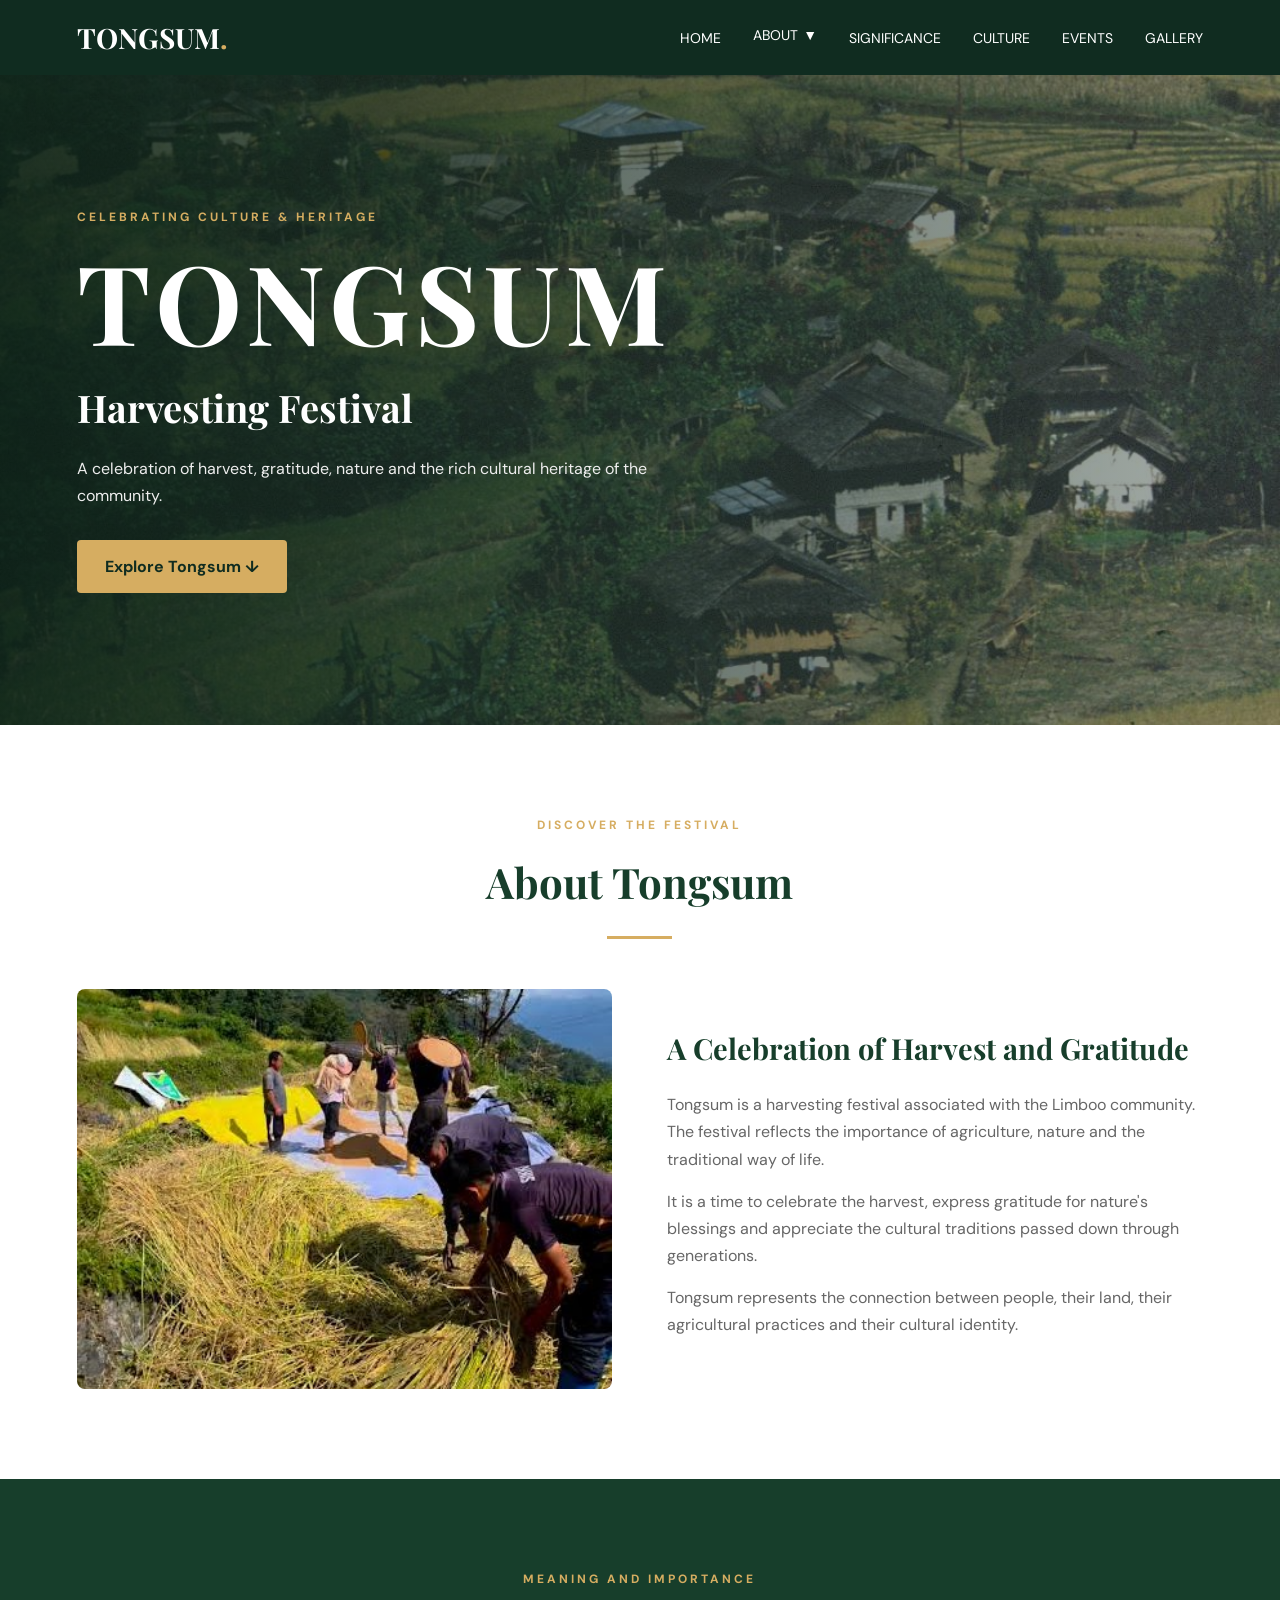
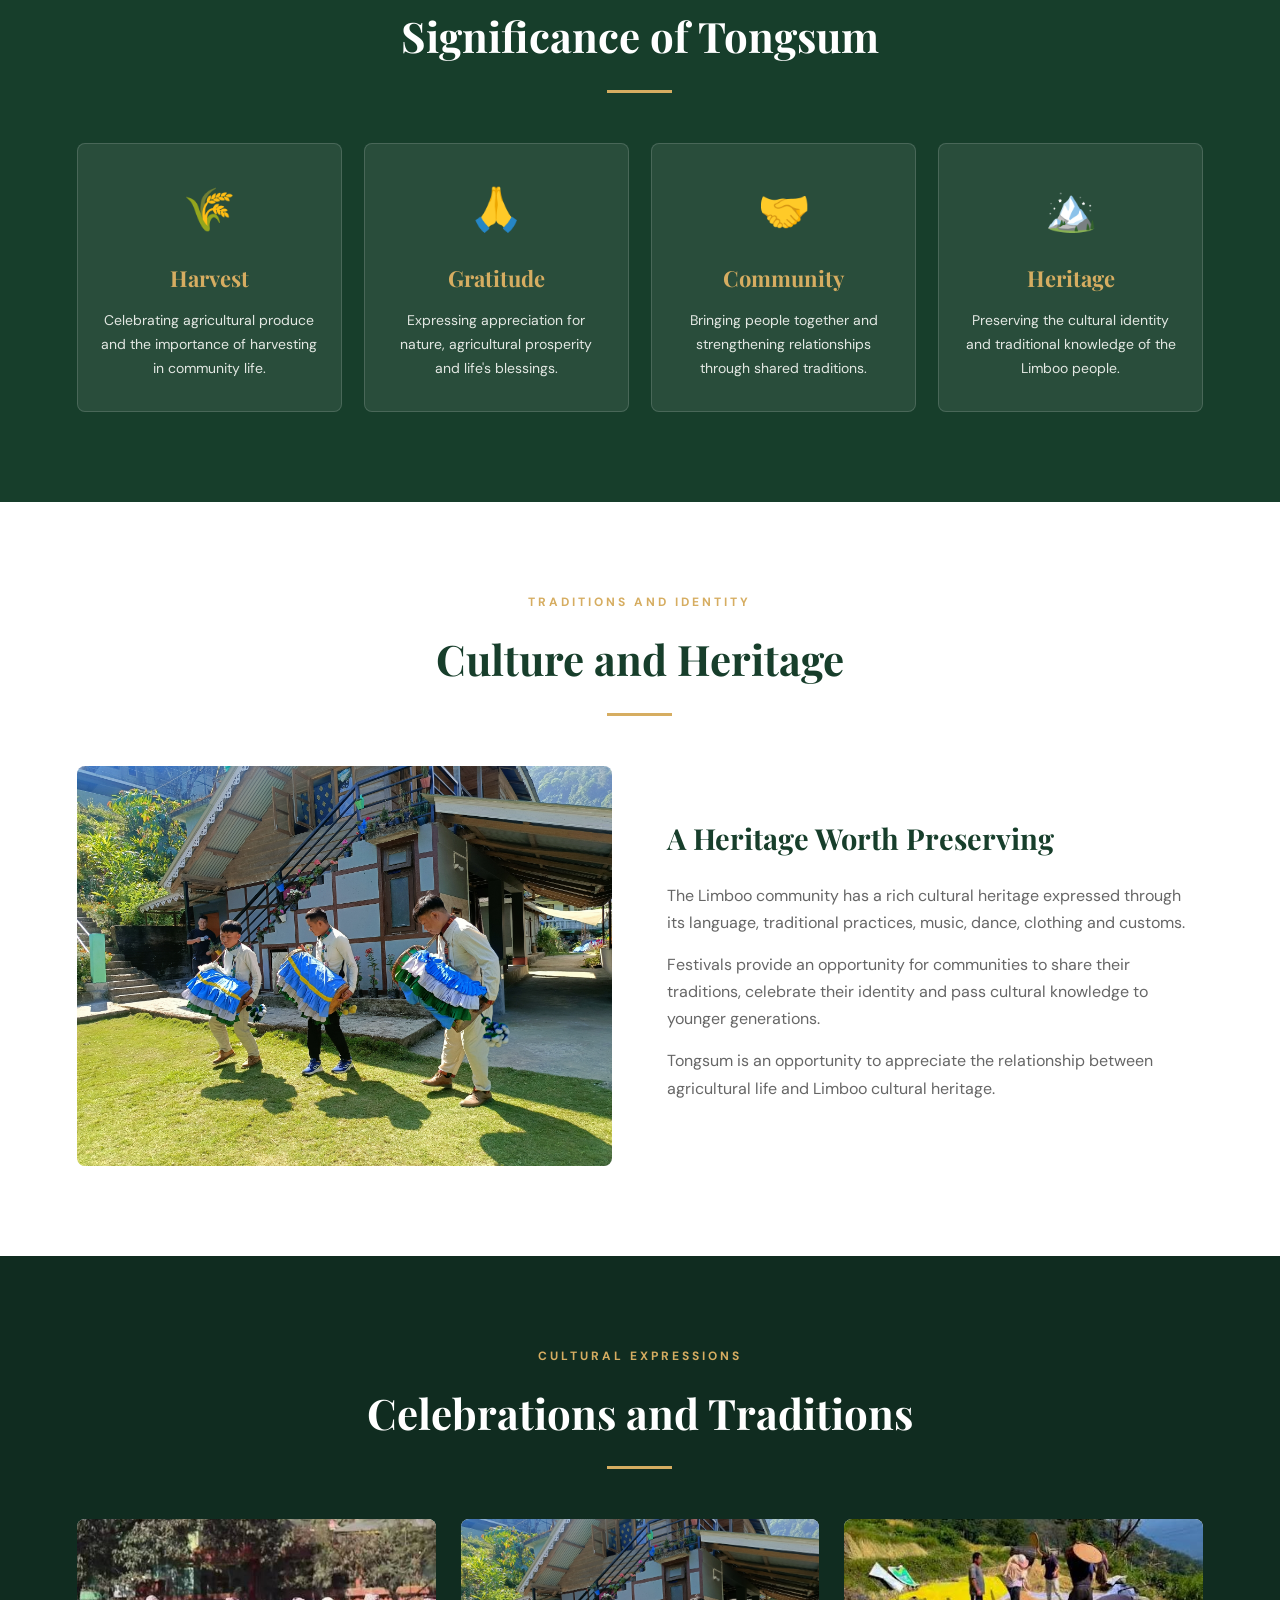
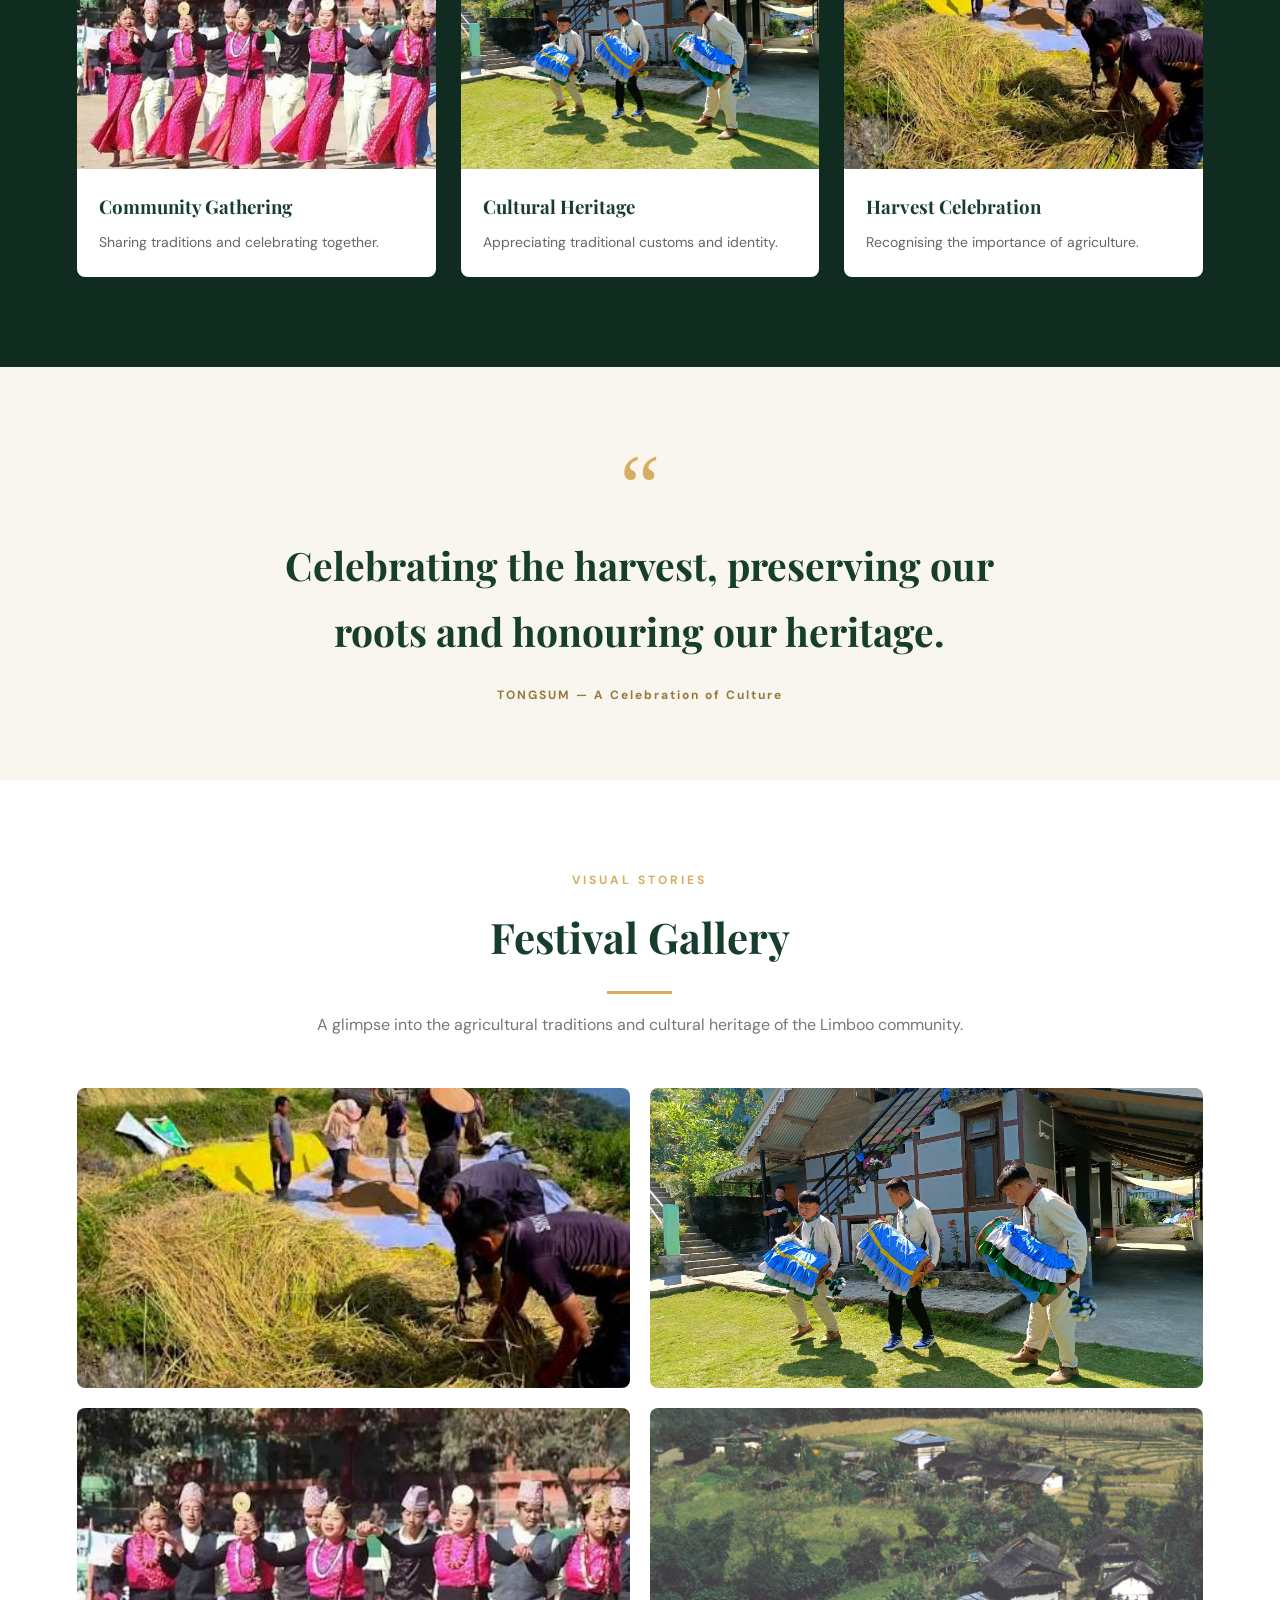
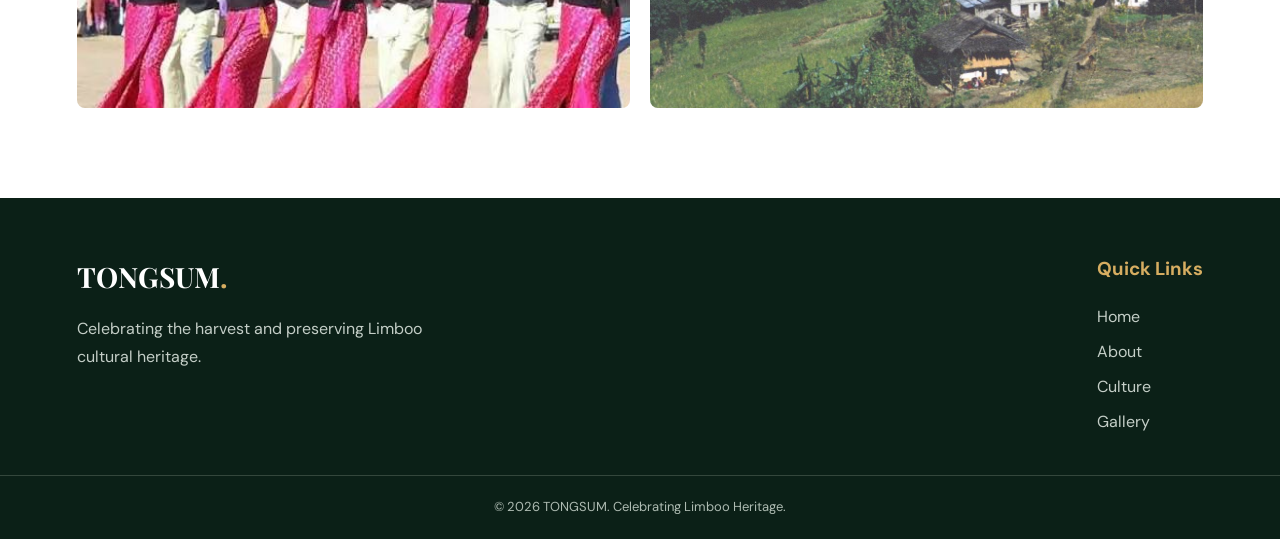
<file: index.html>
<!DOCTYPE html>
<html lang="en">
<head>
    <meta charset="UTF-8">
    <meta name="viewport" content="width=device-width, initial-scale=1.0">

    <meta name="description" content="Discover Tongsum, the harvesting festival celebrating harvest, gratitude, traditions and cultural heritage.">

    <title>TONGSUM | Harvesting Festival</title>

    <link rel="stylesheet" href="style.css">

    <link rel="preconnect" href="https://fonts.googleapis.com">
    <link rel="preconnect" href="https://fonts.gstatic.com" crossorigin>
    <link href="https://fonts.googleapis.com/css2?family=DM+Sans:wght@400;500;600;700&family=Playfair+Display:wght@500;600;700&display=swap" rel="stylesheet">
</head>

<body>

    <!-- NAVIGATION -->
    <header class="header">
        <nav class="navbar container">

            <a href="#HOME" class="logo">TONGSUM<span>.</span></a>

            <button class="menu-toggle" id="menuToggle"
                    aria-label="Toggle navigation" aria-expanded="false">
                ☰
            </button>

            <ul class="nav-links" id="navLinks">

                <li><a href="#HOME">HOME</a></li>

                <!-- ABOUT BUTTON WITH DROPDOWN -->
                <li class="dropdown">
                    <div class="about-nav">

                        <a href="#about">ABOUT</a>

                        <details>
                            <summary>▼</summary>

                            <ul class="dropdown-menu">
                                <li>
                                    <a href="dtdc-members.html">DTDC MEMBERS 2026</a>
                                </li>

                                <li>
                                    <a href="village-tourism.html">2ND ANNUAL TONGSUM VILLAGE TOURISM FESTIVAL</a>
                                </li>
                            </ul>

                        </details>
                    </div>
                </li>

                <li><a href="#significance">SIGNIFICANCE</a></li>

                <li><a href="#culture">CULTURE</a></li>

                <li><a href="events.html">EVENTS</a></li>

                <li><a href="#gallery">GALLERY</a></li>

            </ul>

        </nav>
    </header>


    <!-- HERO SECTION -->
    <section class="hero" id="HOME">

        <div class="hero-overlay"></div>

        <div class="hero-content container">

            <p class="eyebrow">CELEBRATING CULTURE & HERITAGE</p>

            <h1>TONGSUM</h1>

            <h2>Harvesting Festival</h2>

            <p>
                A celebration of harvest, gratitude, nature
                and the rich cultural heritage of the community.
            </p>

            <a href="#about" class="btn">Explore Tongsum ↓</a>

        </div>
    </section>


    <!-- ABOUT SECTION -->
    <section class="section container" id="about">

        <div class="section-heading">

            <p class="eyebrow">DISCOVER THE FESTIVAL</p>

            <h2>About Tongsum</h2>

            <span class="heading-line"></span>

        </div>

        <div class="about-grid">

            <div class="about-image">
                <img src="images/harvest.jpg"
                     alt="Traditional agricultural harvesting">
            </div>

            <div class="about-text">

                <h3>A Celebration of Harvest and Gratitude</h3>

                <p>
                    Tongsum is a harvesting festival associated with
                    the Limboo community. The festival reflects the
                    importance of agriculture, nature and the
                    traditional way of life.
                </p>

                <p>
                    It is a time to celebrate the harvest, express
                    gratitude for nature's blessings and appreciate
                    the cultural traditions passed down through
                    generations.
                </p>

                <p>
                    Tongsum represents the connection between people,
                    their land, their agricultural practices and
                    their cultural identity.
                </p>

            </div>

        </div>
    </section>


    <!-- SIGNIFICANCE SECTION -->
    <section class="significance section" id="significance">

        <div class="container">

            <div class="section-heading light">

                <p class="eyebrow">MEANING AND IMPORTANCE</p>

                <h2>Significance of Tongsum</h2>

                <span class="heading-line"></span>

            </div>

            <div class="cards">

                <div class="info-card">
                    <div class="card-icon">🌾</div>

                    <h3>Harvest</h3>

                    <p>
                        Celebrating agricultural produce and the
                        importance of harvesting in community life.
                    </p>
                </div>

                <div class="info-card">
                    <div class="card-icon">🙏</div>

                    <h3>Gratitude</h3>

                    <p>
                        Expressing appreciation for nature,
                        agricultural prosperity and life's blessings.
                    </p>
                </div>

                <div class="info-card">
                    <div class="card-icon">🤝</div>

                    <h3>Community</h3>

                    <p>
                        Bringing people together and strengthening
                        relationships through shared traditions.
                    </p>
                </div>

                <div class="info-card">
                    <div class="card-icon">🏔️</div>

                    <h3>Heritage</h3>

                    <p>
                        Preserving the cultural identity and
                        traditional knowledge of the Limboo people.
                    </p>
                </div>

            </div>
        </div>
    </section>


    <!-- CULTURE SECTION -->
    <section class="section container" id="culture">

        <div class="section-heading">

            <p class="eyebrow">TRADITIONS AND IDENTITY</p>

            <h2>Culture and Heritage</h2>

            <span class="heading-line"></span>

        </div>

        <div class="culture-grid">

            <div class="culture-image">
                <img src="images/culture.jpg"
                     alt="Traditional Limboo cultural heritage">
            </div>

            <div class="culture-content">

                <h3>A Heritage Worth Preserving</h3>

                <p>
                    The Limboo community has a rich cultural heritage
                    expressed through its language, traditional
                    practices, music, dance, clothing and customs.
                </p>

                <p>
                    Festivals provide an opportunity for communities
                    to share their traditions, celebrate their
                    identity and pass cultural knowledge to
                    younger generations.
                </p>

                <p>
                    Tongsum is an opportunity to appreciate the
                    relationship between agricultural life and
                    Limboo cultural heritage.
                </p>

            </div>

        </div>
    </section>


    <!-- TRADITIONS SECTION -->
    <section class="traditions section">

        <div class="container">

            <div class="section-heading light">

                <p class="eyebrow">CULTURAL EXPRESSIONS</p>

                <h2>Celebrations and Traditions</h2>

                <span class="heading-line"></span>

            </div>

            <div class="tradition-grid">

                <div class="tradition-item">

                    <img src="images/celebration.jpg"
                         alt="Traditional community celebration">

                    <div class="tradition-caption">

                        <h3>Community Gathering</h3>

                        <p>Sharing traditions and celebrating together.</p>

                    </div>
                </div>

                <div class="tradition-item">

                    <img src="images/culture.jpg"
                         alt="Traditional cultural heritage">

                    <div class="tradition-caption">

                        <h3>Cultural Heritage</h3>

                        <p>Appreciating traditional customs and identity.</p>

                    </div>
                </div>

                <div class="tradition-item">

                    <img src="images/harvest.jpg"
                         alt="Agricultural harvest">

                    <div class="tradition-caption">

                        <h3>Harvest Celebration</h3>

                        <p>Recognising the importance of agriculture.</p>

                    </div>
                </div>

            </div>
        </div>
    </section>


    <!-- QUOTE SECTION -->
    <section class="quote-section">

        <div class="container">

            <p class="quote-mark">“</p>

            <h2>
                Celebrating the harvest, preserving our roots
                and honouring our heritage.
            </h2>

            <p class="quote-subtitle">
                TONGSUM — A Celebration of Culture
            </p>

        </div>
    </section>


    <!-- GALLERY SECTION -->
    <section class="section container" id="gallery">

        <div class="section-heading">

            <p class="eyebrow">VISUAL STORIES</p>

            <h2>Festival Gallery</h2>

            <span class="heading-line"></span>

            <p class="gallery-intro">
                A glimpse into the agricultural traditions and
                cultural heritage of the Limboo community.
            </p>

        </div>

        <div class="gallery-grid">

            <img src="images/harvest.jpg" alt="Harvest traditions">

            <img src="images/culture.jpg" alt="Limboo heritage">

            <img src="images/celebration.jpg" alt="Cultural celebration">

            <img src="images/hero.jpg" alt="Tongsum festival landscape">

        </div>
    </section>


    <!-- FOOTER -->
    <footer class="footer" id="contact">

        <div class="container footer-content">

            <div>

                <a href="#HOME" class="footer-logo">TONGSUM<span>.</span></a>

                <p>
                    Celebrating the harvest and preserving
                    Limboo cultural heritage.
                </p>

            </div>

            <div class="footer-links">

                <h3>Quick Links</h3>

                <a href="#HOME">Home</a>

                <a href="#about">About</a>

                <a href="#culture">Culture</a>

                <a href="#gallery">Gallery</a>

            </div>

        </div>

        <div class="copyright">

            <p>
                © <span id="year"></span> TONGSUM.
                Celebrating Limboo Heritage.
            </p>

        </div>

    </footer>


    <script src="script.js"></script>

</body>
</html>
</file>
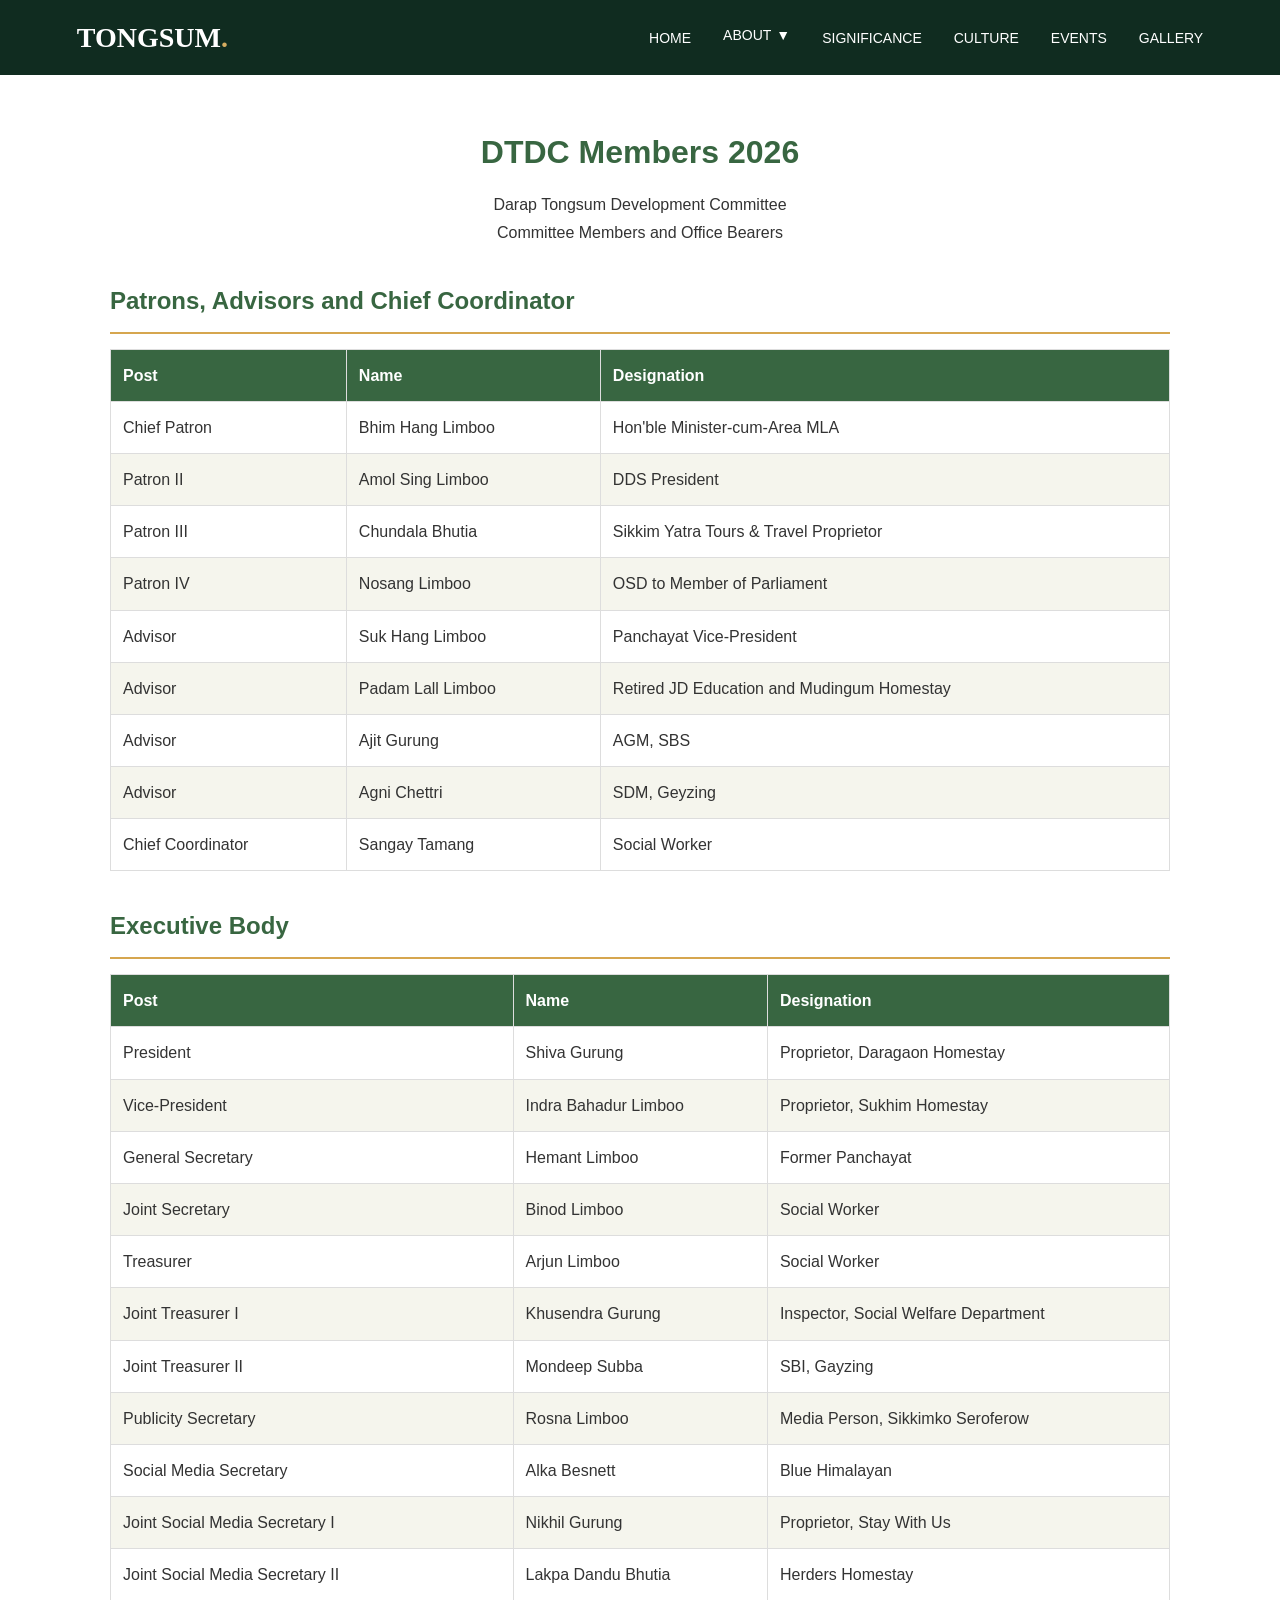
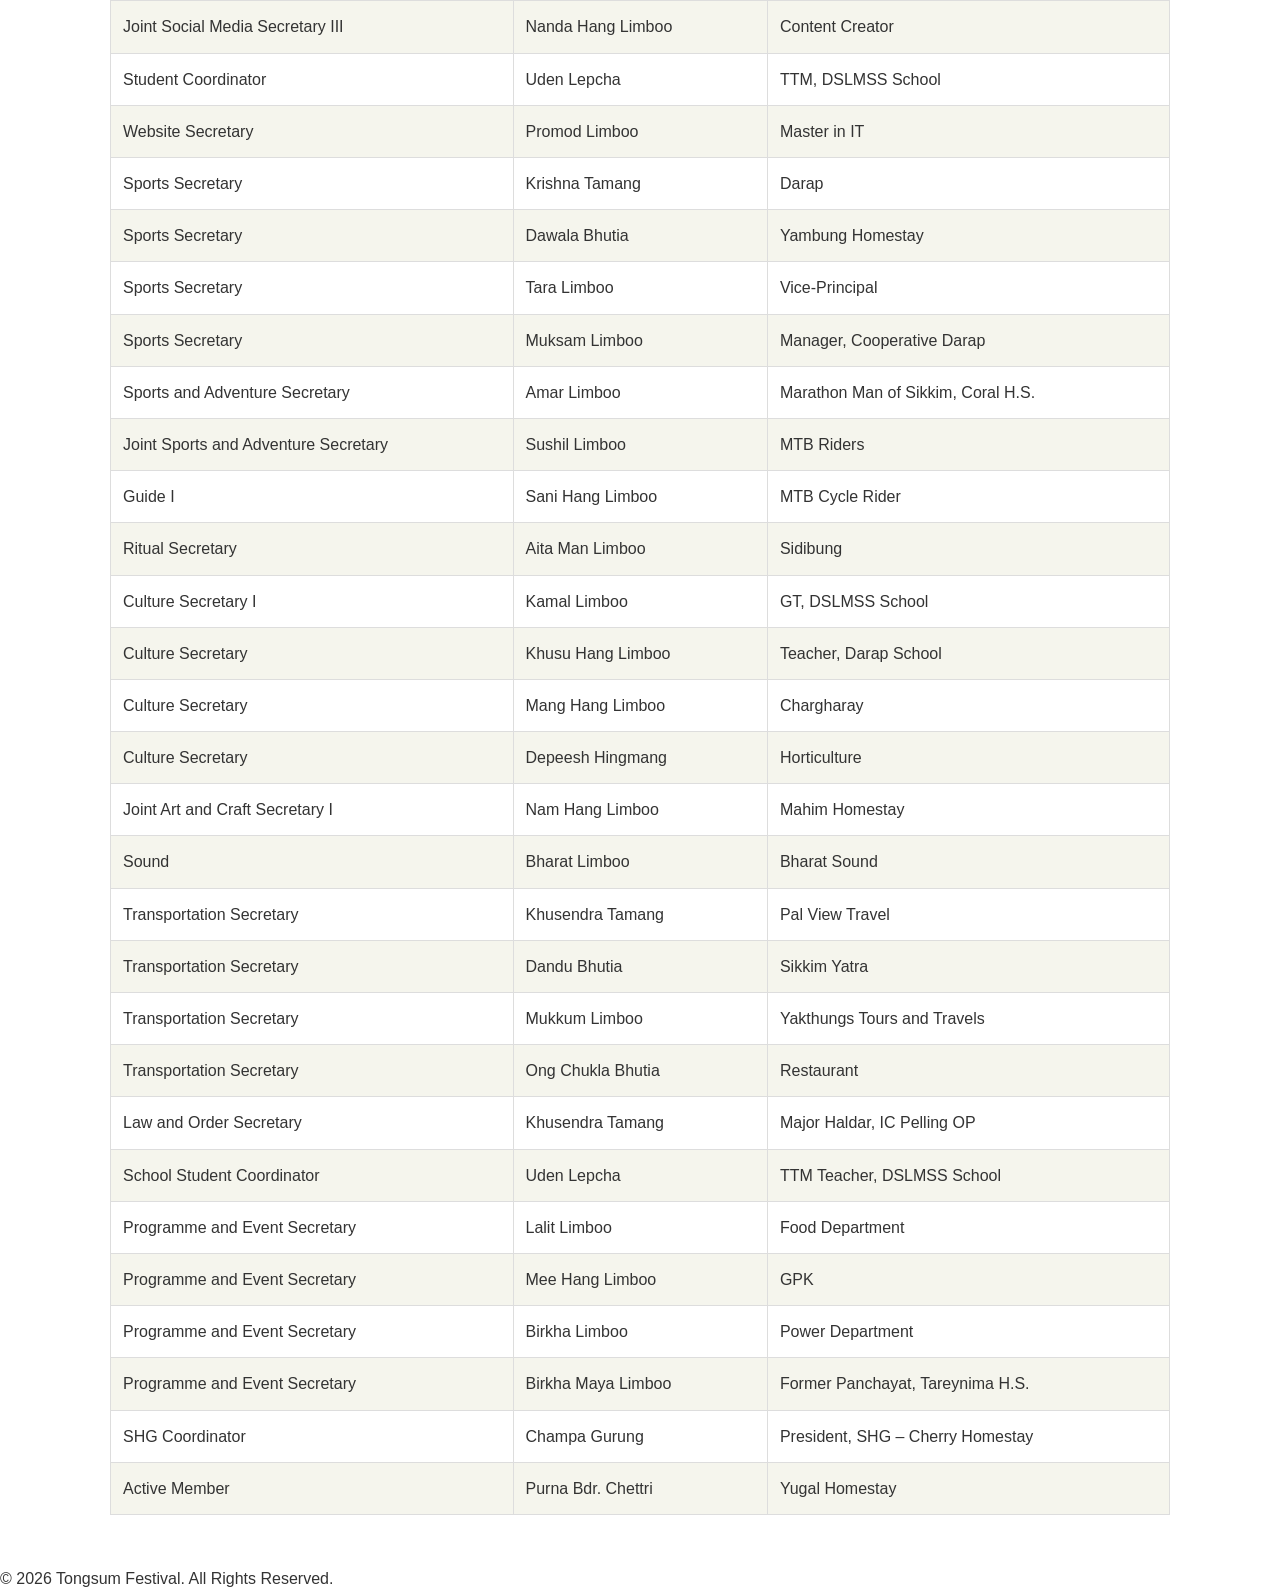
<file: dtdc-members.html>
<!DOCTYPE html>
<html lang="en">
<head>
    <meta charset="UTF-8">
    <meta name="viewport" content="width=device-width, initial-scale=1.0">
    <title>DTDC Members 2026 | Tongsum</title>
    <link rel="stylesheet" href="style.css">

    <style>
        .page-content {
            max-width: 1100px;
            margin: 50px auto;
            padding: 0 20px;
        }

        .page-heading {
            text-align: center;
            margin-bottom: 35px;
        }

        .page-heading h1 {
            color: #386641;
            margin-bottom: 12px;
        }

        .member-section {
            margin-bottom: 35px;
        }

        .member-section h2 {
            color: #386641;
            border-bottom: 2px solid #d6a64f;
            padding-bottom: 10px;
            margin-bottom: 15px;
        }

        .member-table {
            width: 100%;
            border-collapse: collapse;
            background: white;
        }

        .member-table th,
        .member-table td {
            border: 1px solid #ddd;
            padding: 12px;
            text-align: left;
        }

        .member-table th {
            background: #386641;
            color: white;
        }

        .member-table tr:nth-child(even) {
            background: #f5f5ed;
        }

        @media (max-width: 650px) {
            .member-table {
                font-size: 13px;
            }

            .member-table th,
            .member-table td {
                padding: 8px;
            }
        }
    </style>
</head>

<body>



<!-- NAVIGATION -->
<header class="header">
    <nav class="navbar container">

        <a href="index.html#HOME" class="logo">TONGSUM<span>.</span></a>

        <button class="menu-toggle" id="menuToggle"
                aria-label="Toggle navigation" aria-expanded="false">
            ☰
        </button>

        <ul class="nav-links" id="navLinks">

            <li>
                <a href="index.html#HOME">HOME</a>
            </li>

            <!-- ABOUT BUTTON WITH DROPDOWN -->
            <li class="dropdown">
                <div class="about-nav">

                    <a href="index.html#about">ABOUT</a>

                    <details>
                        <summary>▼</summary>

                        <ul class="dropdown-menu">

                            <li>
                                <a href="dtdc-members.html">DTDC MEMBERS 2026</a>
                            </li>

                            <li>
                                <a href="village-tourism.html">
                                    2ND ANNUAL TONGSUM VILLAGE TOURISM FESTIVAL
                                </a>
                            </li>

                        </ul>

                    </details>

                </div>
            </li>

            <li>
                <a href="index.html#significance">SIGNIFICANCE</a>
            </li>

            <li>
                <a href="index.html#culture">CULTURE</a>
            </li>

            <li>
                <a href="events.html">EVENTS</a>
            </li>

            <li>
                <a href="index.html#gallery">GALLERY</a>
            </li>

        </ul>

    </nav>
</header>



<main class="page-content">

    <div class="page-heading">
        <h1>DTDC Members 2026</h1>
        <p>Darap Tongsum Development Committee</p>
        <p>Committee Members and Office Bearers</p>
    </div>

    <section class="member-section">
        <h2>Patrons, Advisors and Chief Coordinator</h2>

        <table class="member-table">
            <thead>
                <tr>
                    <th>Post</th>
                    <th>Name</th>
                    <th>Designation</th>
                </tr>
            </thead>
            <tbody>
                <tr><td>Chief Patron</td><td>Bhim Hang Limboo</td><td>Hon'ble Minister-cum-Area MLA</td></tr>
                <tr><td>Patron II</td><td>Amol Sing Limboo</td><td>DDS President</td></tr>
                <tr><td>Patron III</td><td>Chundala Bhutia</td><td>Sikkim Yatra Tours & Travel Proprietor</td></tr>
                <tr><td>Patron IV</td><td>Nosang Limboo</td><td>OSD to Member of Parliament</td></tr>
                <tr><td>Advisor</td><td>Suk Hang Limboo</td><td>Panchayat Vice-President</td></tr>
                <tr><td>Advisor</td><td>Padam Lall Limboo</td><td>Retired JD Education and Mudingum Homestay</td></tr>
                <tr><td>Advisor</td><td>Ajit Gurung</td><td>AGM, SBS</td></tr>
                <tr><td>Advisor</td><td>Agni Chettri</td><td>SDM, Geyzing</td></tr>
                <tr><td>Chief Coordinator</td><td>Sangay Tamang</td><td>Social Worker</td></tr>
            </tbody>
        </table>
    </section>

    <section class="member-section">
        <h2>Executive Body</h2>

        <table class="member-table">
            <thead>
                <tr>
                    <th>Post</th>
                    <th>Name</th>
                    <th>Designation</th>
                </tr>
            </thead>
            <tbody>
                <tr><td>President</td><td>Shiva Gurung</td><td>Proprietor, Daragaon Homestay</td></tr>
                <tr><td>Vice-President</td><td>Indra Bahadur Limboo</td><td>Proprietor, Sukhim Homestay</td></tr>
                <tr><td>General Secretary</td><td>Hemant Limboo</td><td>Former Panchayat</td></tr>
                <tr><td>Joint Secretary</td><td>Binod Limboo</td><td>Social Worker</td></tr>
                <tr><td>Treasurer</td><td>Arjun Limboo</td><td>Social Worker</td></tr>
                <tr><td>Joint Treasurer I</td><td>Khusendra Gurung</td><td>Inspector, Social Welfare Department</td></tr>
                <tr><td>Joint Treasurer II</td><td>Mondeep Subba</td><td>SBI, Gayzing</td></tr>
                <tr><td>Publicity Secretary</td><td>Rosna Limboo</td><td>Media Person, Sikkimko Seroferow</td></tr>
                <tr><td>Social Media Secretary</td><td>Alka Besnett</td><td>Blue Himalayan</td></tr>
                <tr><td>Joint Social Media Secretary I</td><td>Nikhil Gurung</td><td>Proprietor, Stay With Us</td></tr>
                <tr><td>Joint Social Media Secretary II</td><td>Lakpa Dandu Bhutia</td><td>Herders Homestay</td></tr>
                <tr><td>Joint Social Media Secretary III</td><td>Nanda Hang Limboo</td><td>Content Creator</td></tr>
                <tr><td>Student Coordinator</td><td>Uden Lepcha</td><td>TTM, DSLMSS School</td></tr>
                <tr><td>Website Secretary</td><td>Promod Limboo</td><td>Master in IT</td></tr>
                <tr><td>Sports Secretary</td><td>Krishna Tamang</td><td>Darap</td></tr>
                <tr><td>Sports Secretary</td><td>Dawala Bhutia</td><td>Yambung Homestay</td></tr>
                <tr><td>Sports Secretary</td><td>Tara Limboo</td><td>Vice-Principal</td></tr>
                <tr><td>Sports Secretary</td><td>Muksam Limboo</td><td>Manager, Cooperative Darap</td></tr>
                <tr><td>Sports and Adventure Secretary</td><td>Amar Limboo</td><td>Marathon Man of Sikkim, Coral H.S.</td></tr>
                <tr><td>Joint Sports and Adventure Secretary</td><td>Sushil Limboo</td><td>MTB Riders</td></tr>
                <tr><td>Guide I</td><td>Sani Hang Limboo</td><td>MTB Cycle Rider</td></tr>
                <tr><td>Ritual Secretary</td><td>Aita Man Limboo</td><td>Sidibung</td></tr>
                <tr><td>Culture Secretary I</td><td>Kamal Limboo</td><td>GT, DSLMSS School</td></tr>
                <tr><td>Culture Secretary</td><td>Khusu Hang Limboo</td><td>Teacher, Darap School</td></tr>
                <tr><td>Culture Secretary</td><td>Mang Hang Limboo</td><td>Chargharay</td></tr>
                <tr><td>Culture Secretary</td><td>Depeesh Hingmang</td><td>Horticulture</td></tr>
                <tr><td>Joint Art and Craft Secretary I</td><td>Nam Hang Limboo</td><td>Mahim Homestay</td></tr>
                <tr><td>Sound</td><td>Bharat Limboo</td><td>Bharat Sound</td></tr>
                <tr><td>Transportation Secretary</td><td>Khusendra Tamang</td><td>Pal View Travel</td></tr>
                <tr><td>Transportation Secretary</td><td>Dandu Bhutia</td><td>Sikkim Yatra</td></tr>
                <tr><td>Transportation Secretary</td><td>Mukkum Limboo</td><td>Yakthungs Tours and Travels</td></tr>
                <tr><td>Transportation Secretary</td><td>Ong Chukla Bhutia</td><td>Restaurant</td></tr>
                <tr><td>Law and Order Secretary</td><td>Khusendra Tamang</td><td>Major Haldar, IC Pelling OP</td></tr>
                <tr><td>School Student Coordinator</td><td>Uden Lepcha</td><td>TTM Teacher, DSLMSS School</td></tr>
                <tr><td>Programme and Event Secretary</td><td>Lalit Limboo</td><td>Food Department</td></tr>
                <tr><td>Programme and Event Secretary</td><td>Mee Hang Limboo</td><td>GPK</td></tr>
                <tr><td>Programme and Event Secretary</td><td>Birkha Limboo</td><td>Power Department</td></tr>
                <tr><td>Programme and Event Secretary</td><td>Birkha Maya Limboo</td><td>Former Panchayat, Tareynima H.S.</td></tr>
                <tr><td>SHG Coordinator</td><td>Champa Gurung</td><td>President, SHG – Cherry Homestay</td></tr>
                <tr><td>Active Member</td><td>Purna Bdr. Chettri</td><td>Yugal Homestay</td></tr>
            </tbody>
        </table>
    </section>

</main>

<footer>
    <p>© 2026 Tongsum Festival. All Rights Reserved.</p>
</footer>

</body>
</html>
</file>
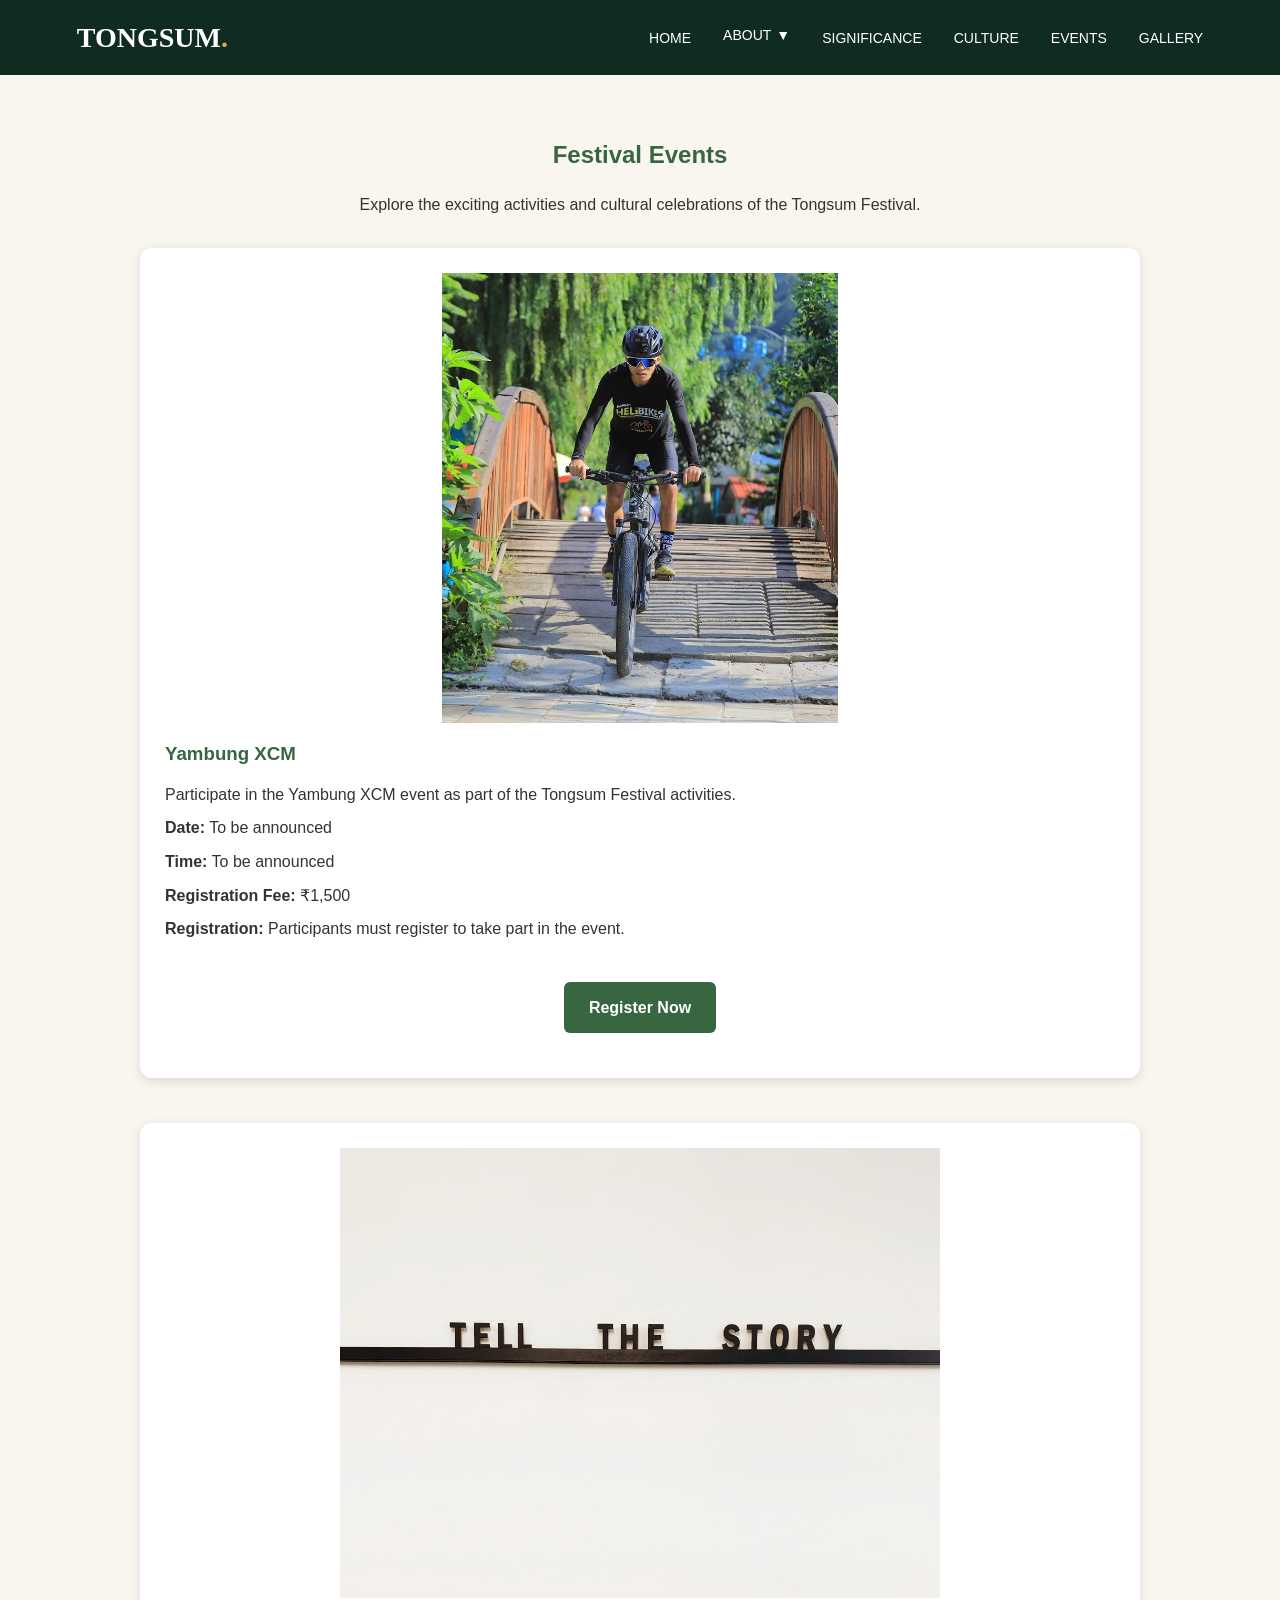
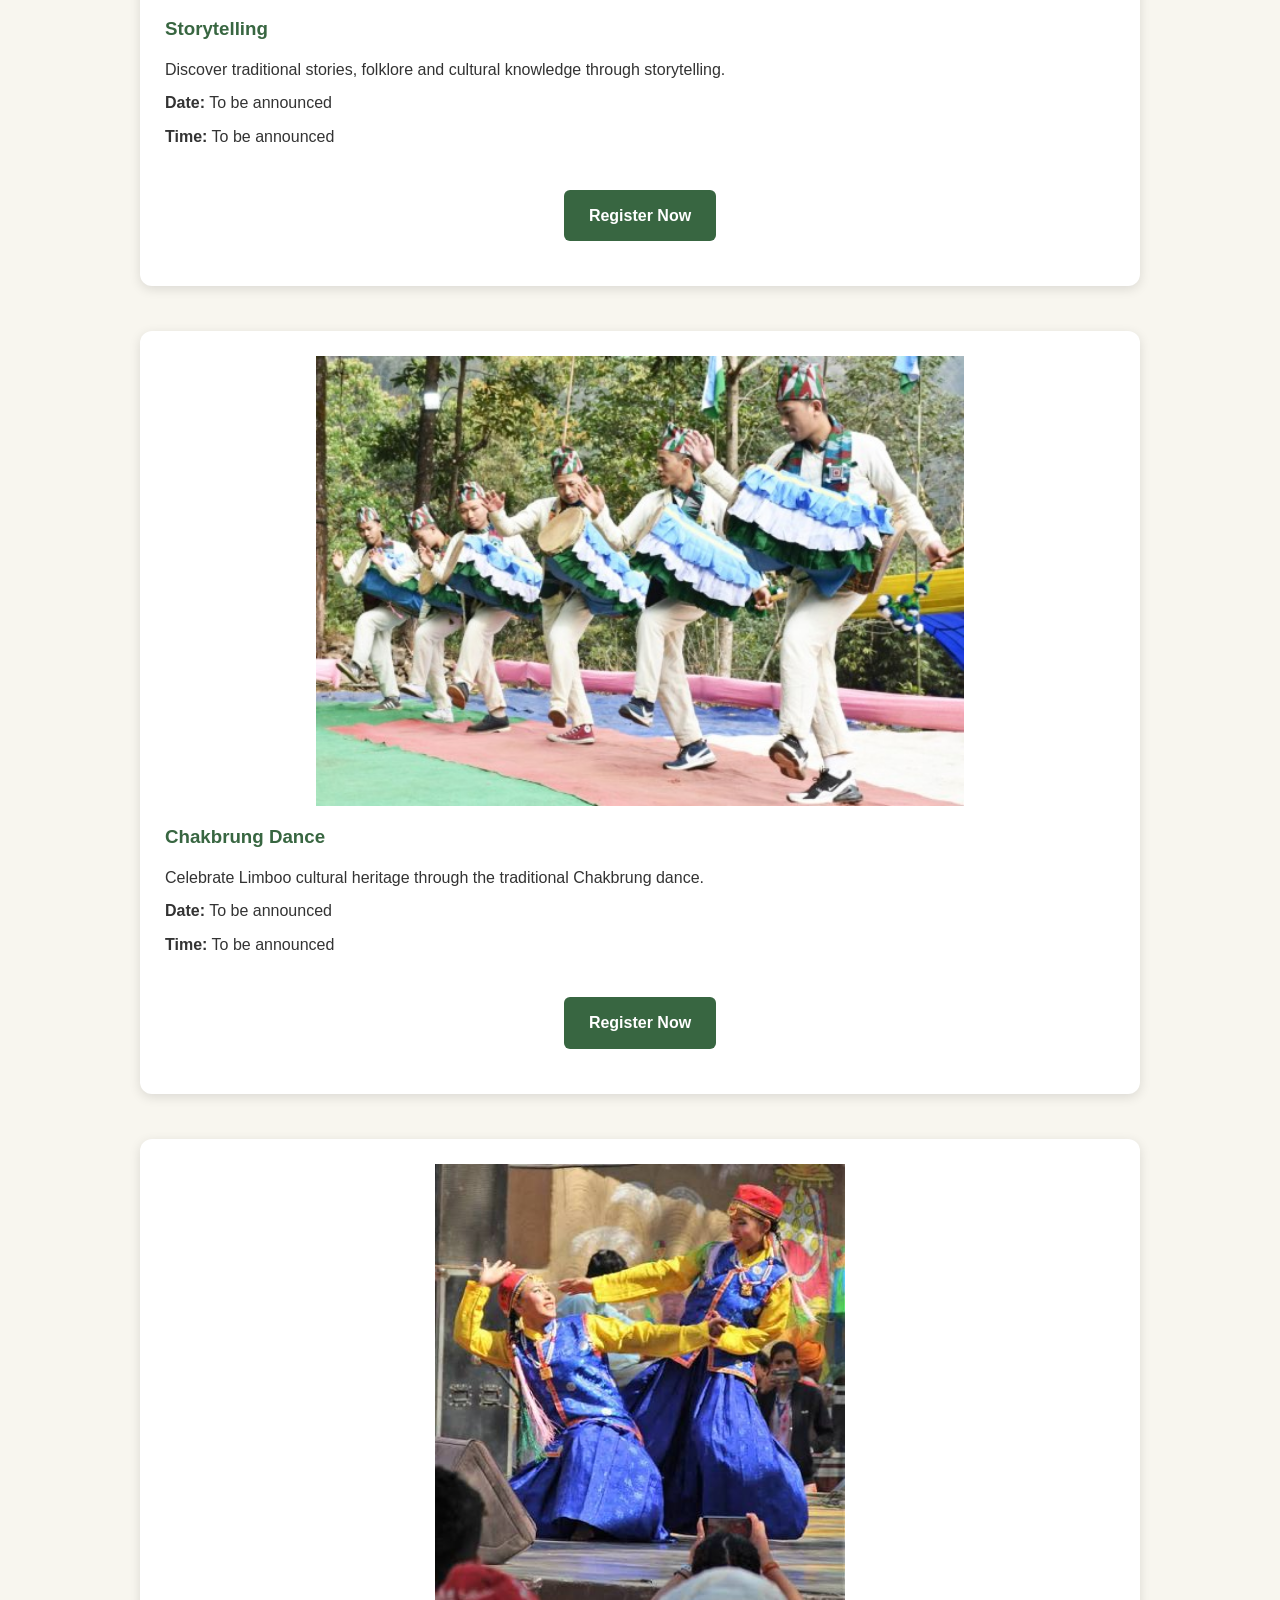
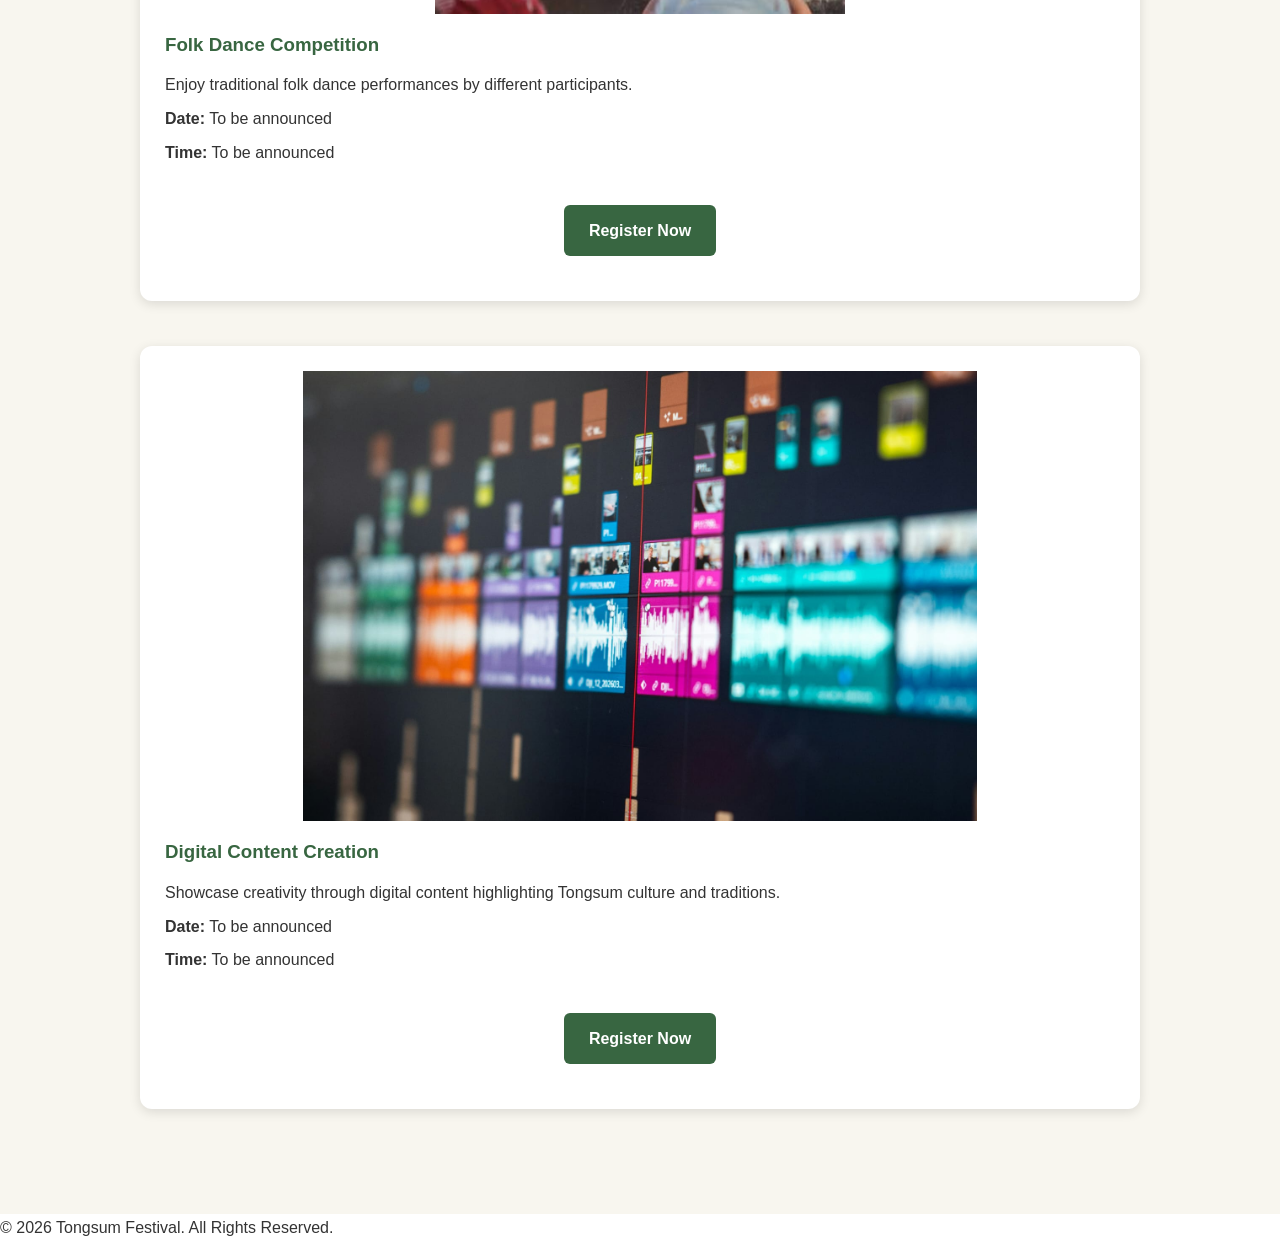
<file: events.html>
<!DOCTYPE html>
<html lang="en">

<head>
    <meta charset="UTF-8">
    <meta name="viewport" content="width=device-width, initial-scale=1.0">
    <title>Tongsum | Festival Events</title>
    <link rel="stylesheet" href="style.css">
</head>

<body>

   
<!-- NAVIGATION -->
<header class="header">
    <nav class="navbar container">

        <a href="index.html#HOME" class="logo">TONGSUM<span>.</span></a>

        <button class="menu-toggle" id="menuToggle"
                aria-label="Toggle navigation" aria-expanded="false">
            ☰
        </button>

        <ul class="nav-links" id="navLinks">

            <li>
                <a href="index.html#HOME">HOME</a>
            </li>

            <!-- ABOUT BUTTON WITH DROPDOWN -->
            <li class="dropdown">
                <div class="about-nav">

                    <a href="index.html#about">ABOUT</a>

                    <details>
                        <summary>▼</summary>

                        <ul class="dropdown-menu">

                            <li>
                                <a href="dtdc-members.html">DTDC MEMBERS 2026</a>
                            </li>

                            <li>
                                <a href="village-tourism.html">
                                    2ND ANNUAL TONGSUM VILLAGE TOURISM FESTIVAL
                                </a>
                            </li>

                        </ul>

                    </details>

                </div>
            </li>

            <li>
                <a href="index.html#significance">SIGNIFICANCE</a>
            </li>

            <li>
                <a href="index.html#culture">CULTURE</a>
            </li>

            <li>
                <a href="events.html">EVENTS</a>
            </li>

            <li>
                <a href="index.html#gallery">GALLERY</a>
            </li>

        </ul>

    </nav>
</header>


    <main>
        <section class="events-section">

            <h2>Festival Events</h2>

            <p>
                Explore the exciting activities and cultural celebrations
                of the Tongsum Festival.
            </p>

            <!-- Event 1 -->
            <div class="event-card">

                <img src="images/yambung-xcm.jpg" alt="Yambung XCM">

                <h3>Yambung XCM</h3>

                <p>Participate in the Yambung XCM event as part
                   of the Tongsum Festival activities.</p>

                <p><strong>Date:</strong> To be announced</p>
                <p><strong>Time:</strong> To be announced</p>
                <p><strong>Registration Fee:</strong> ₹1,500</p>
                <p><strong>Registration:</strong> Participants must register to take part in the event.</p>

                <div class="register-container">
                    <a href="https://docs.google.com/forms/d/e/1FAIpQLSftrpKSOLo7Bh1quTeNrvME7EjL8x2INw-Up850yJGy06LkeA/viewform?usp=pp_url&entry.790058781=Yambung+XCM"
                       target="_blank"
                       class="register-btn">
                        Register Now
                    </a>
                </div>

            </div>

            <!-- Event 2 -->
            <div class="event-card">

                <img src="images/storytelling.jpg" alt="Storytelling">

                <h3>Storytelling</h3>

                <p>Discover traditional stories, folklore and
                   cultural knowledge through storytelling.</p>

                <p><strong>Date:</strong> To be announced</p>
                <p><strong>Time:</strong> To be announced</p>

                <div class="register-container">
                    <a href="https://docs.google.com/forms/d/e/1FAIpQLSftrpKSOLo7Bh1quTeNrvME7EjL8x2INw-Up850yJGy06LkeA/viewform?usp=pp_url&entry.790058781=Storytelling"
                       target="_blank"
                       class="register-btn">
                        Register Now
                    </a>
                </div>

            </div>

            <!-- Event 3 -->
            <div class="event-card">

                <img src="images/chakbrung.jpg" alt="Chakbrung Dance">

                <h3>Chakbrung Dance</h3>

                <p>Celebrate Limboo cultural heritage through
                   the traditional Chakbrung dance.</p>

                <p><strong>Date:</strong> To be announced</p>
                <p><strong>Time:</strong> To be announced</p>

                <div class="register-container">
                    <a href="https://docs.google.com/forms/d/e/1FAIpQLSftrpKSOLo7Bh1quTeNrvME7EjL8x2INw-Up850yJGy06LkeA/viewform?usp=pp_url&entry.790058781=Chakbrung+Dance"
                       target="_blank"
                       class="register-btn">
                        Register Now
                    </a>
                </div>

            </div>

            <!-- Event 4 -->
            <div class="event-card">

                <img src="images/folk-dance.jpg" alt="Folk Dance Competition">

                <h3>Folk Dance Competition</h3>

                <p>Enjoy traditional folk dance performances
                   by different participants.</p>

                <p><strong>Date:</strong> To be announced</p>
                <p><strong>Time:</strong> To be announced</p>

                <div class="register-container">
                    <a href="https://docs.google.com/forms/d/e/1FAIpQLSftrpKSOLo7Bh1quTeNrvME7EjL8x2INw-Up850yJGy06LkeA/viewform?usp=pp_url&entry.790058781=Folk+Dance+Competition"
                       target="_blank"
                       class="register-btn">
                        Register Now
                    </a>
                </div>

            </div>

            <!-- Event 5 -->
            <div class="event-card">

                <img src="images/digital-content.jpg" alt="Digital Content Creation">

                <h3>Digital Content Creation</h3>

                <p>Showcase creativity through digital content
                   highlighting Tongsum culture and traditions.</p>

                <p><strong>Date:</strong> To be announced</p>
                <p><strong>Time:</strong> To be announced</p>

                <div class="register-container">
                    <a href="https://docs.google.com/forms/d/e/1FAIpQLSftrpKSOLo7Bh1quTeNrvME7EjL8x2INw-Up850yJGy06LkeA/viewform?usp=pp_url&entry.790058781=Digital+Content+Creation"
                       target="_blank"
                       class="register-btn">
                        Register Now
                    </a>
                </div>

            </div>

        </section>
    </main>

    <!-- Footer -->
    <footer>
        <p>&copy; 2026 Tongsum Festival. All Rights Reserved.</p>
    </footer>

</body>
</html>
</file>
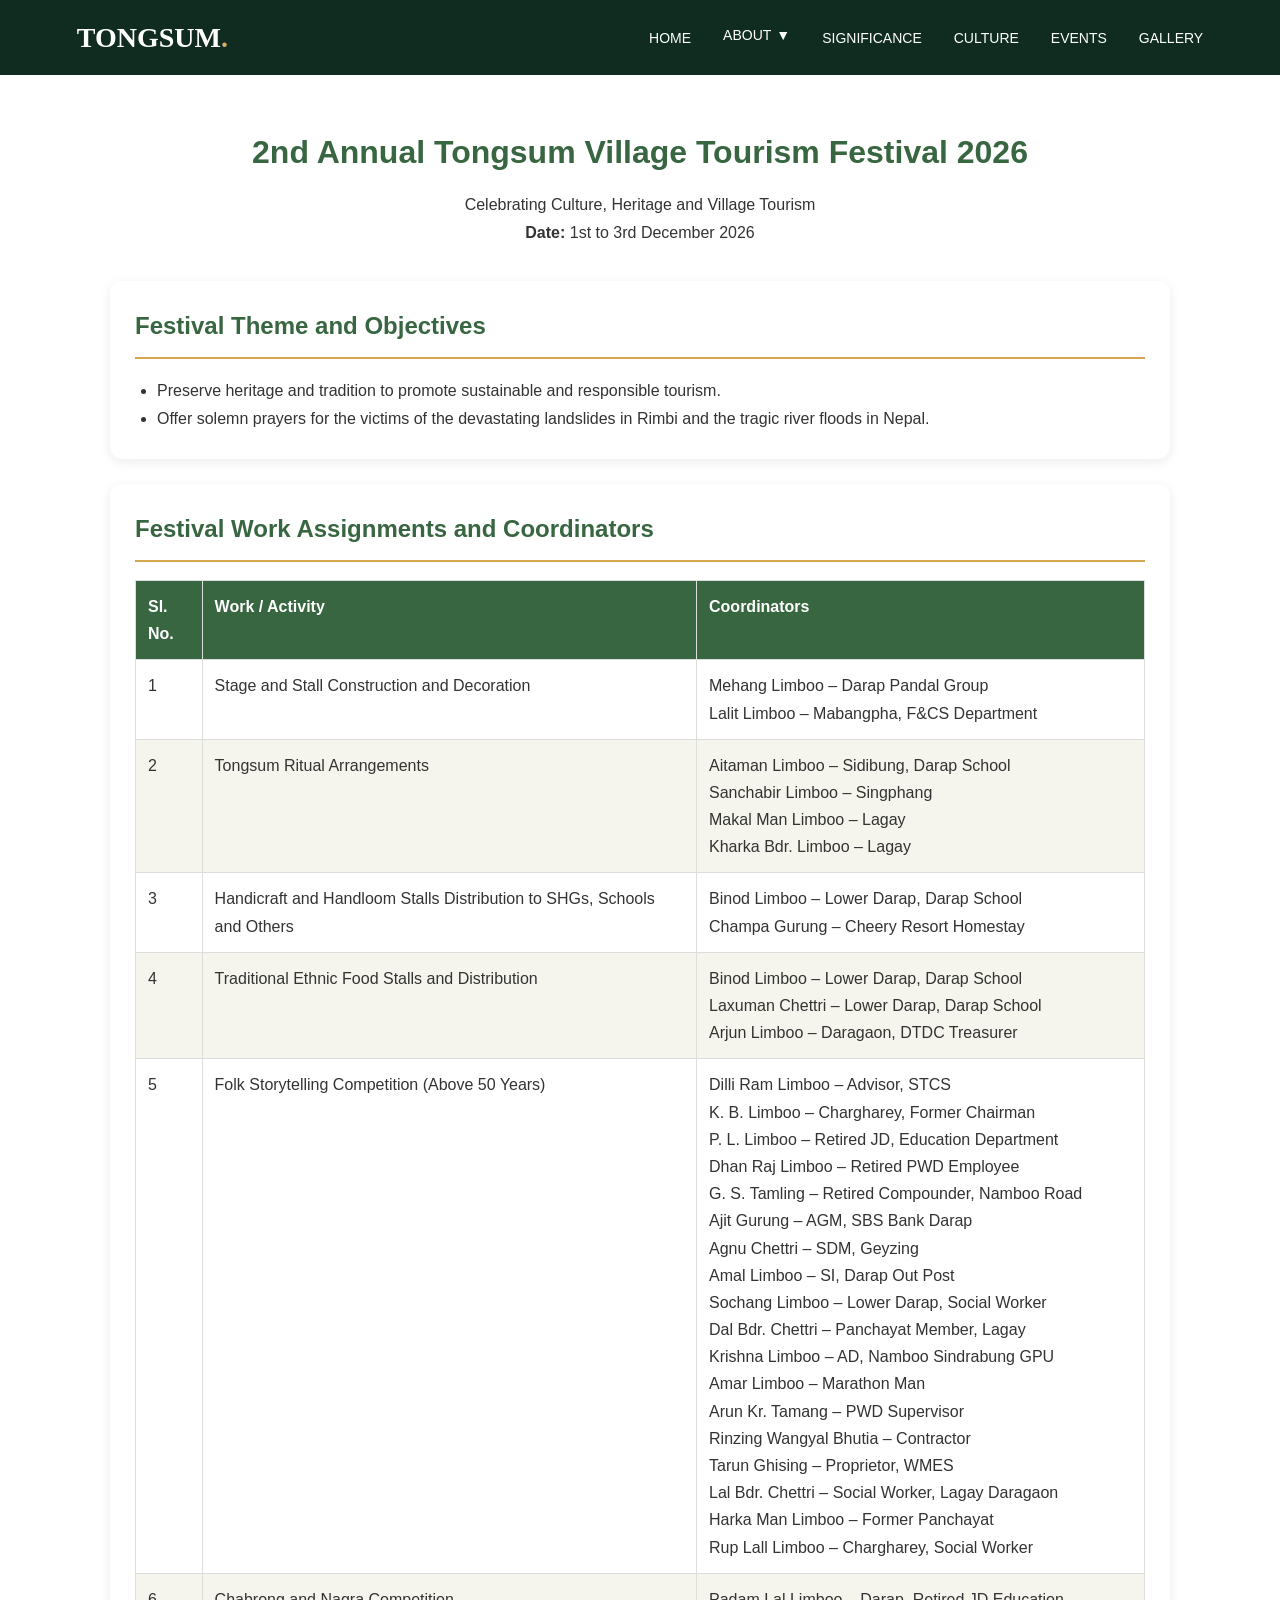
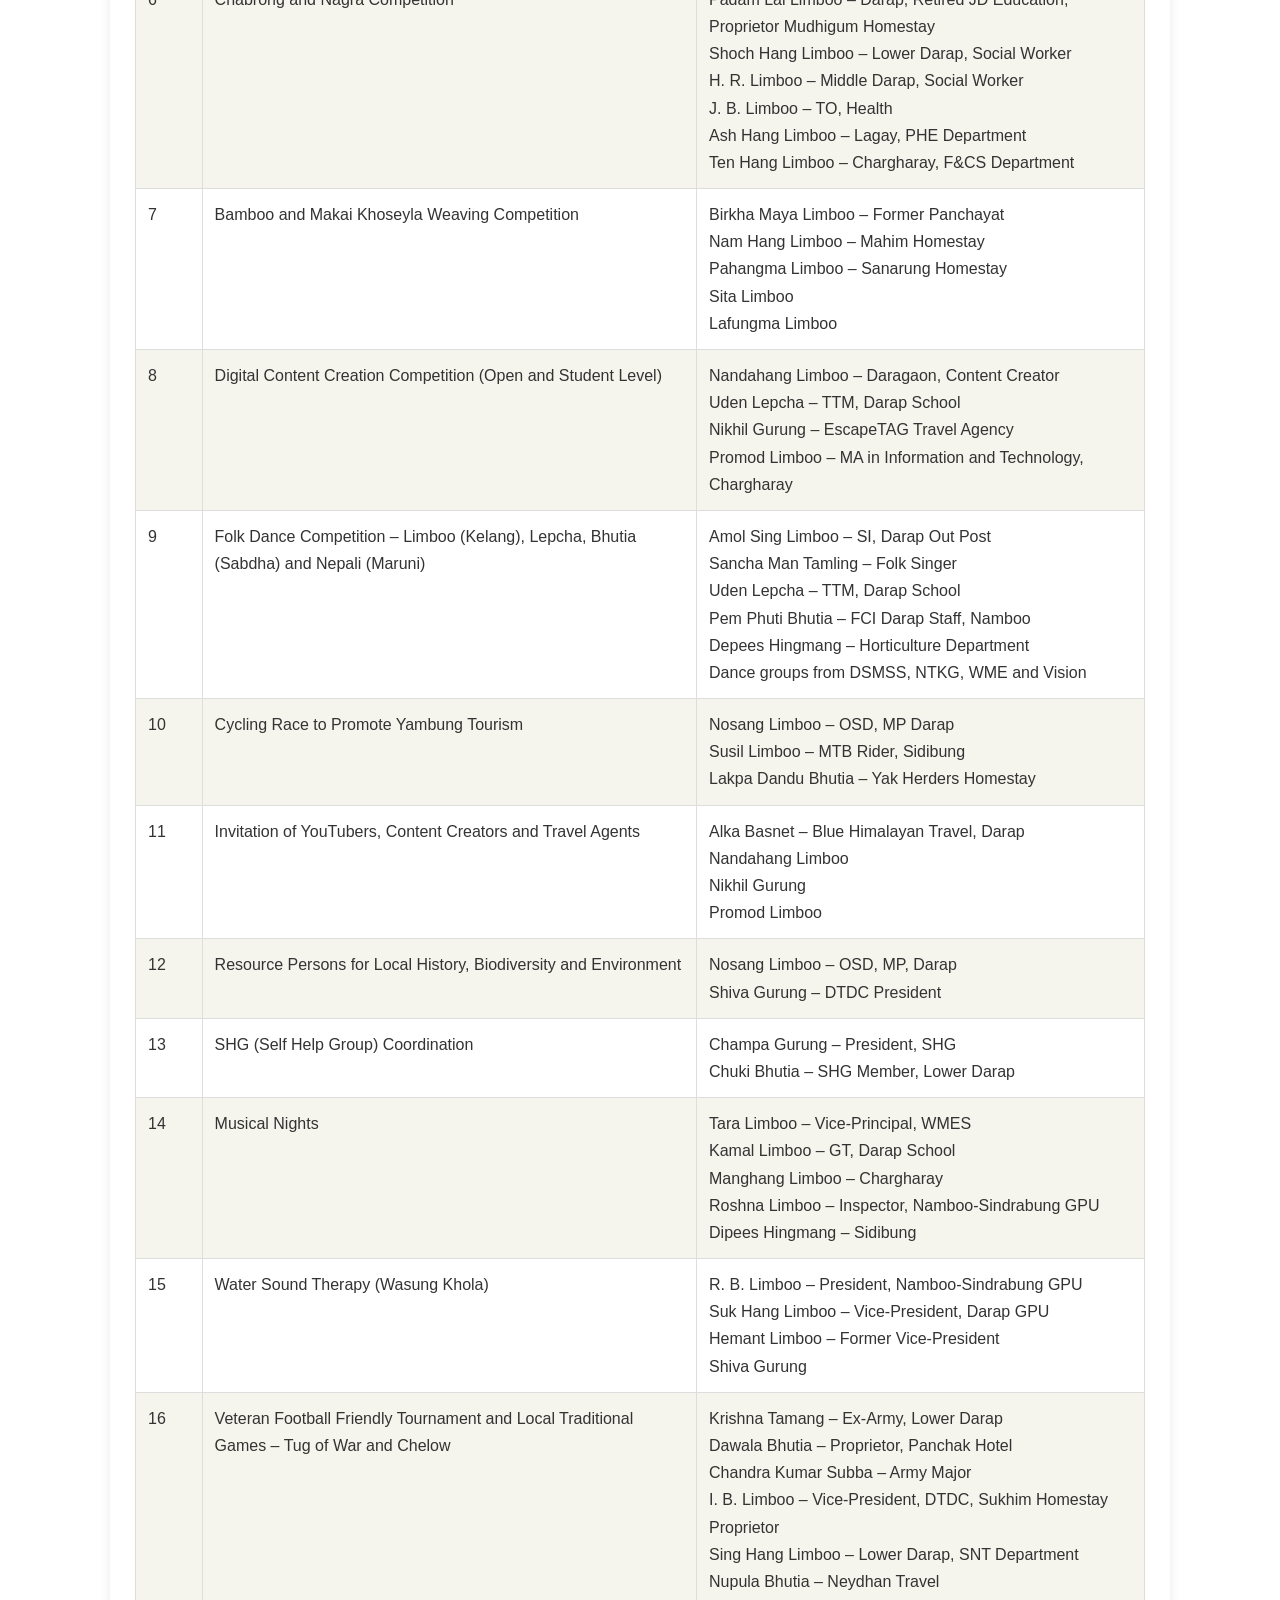
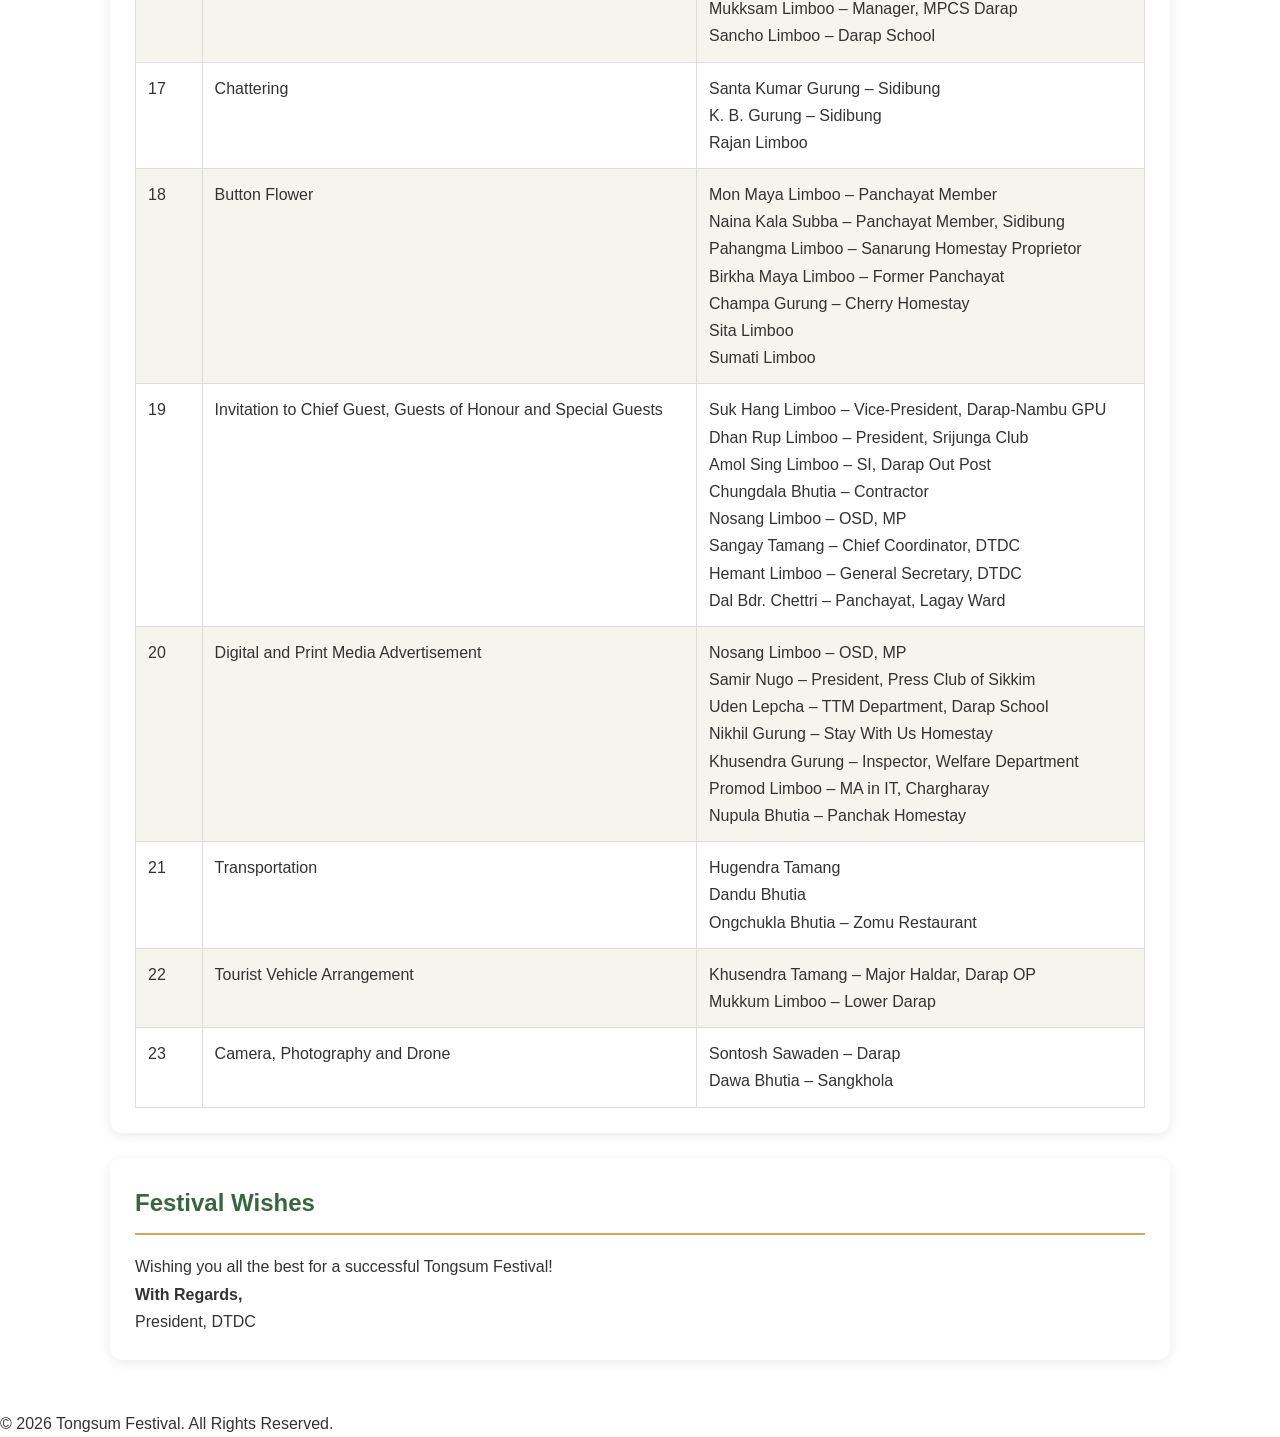
<file: village-tourism.html>
<!DOCTYPE html>
<html lang="en">
<head>
    <meta charset="UTF-8">
    <meta name="viewport" content="width=device-width, initial-scale=1.0">
    <title>2nd Annual Tongsum Village Tourism Festival 2026</title>
    <link rel="stylesheet" href="style.css">

    <style>
        .page-content {
            max-width: 1100px;
            margin: 50px auto;
            padding: 0 20px;
        }

        .festival-heading {
            text-align: center;
            margin-bottom: 35px;
        }

        .festival-heading h1 {
            color: #386641;
            margin-bottom: 12px;
        }

        .festival-intro,
        .festival-section {
            background: white;
            padding: 25px;
            margin-bottom: 25px;
            border-radius: 12px;
            box-shadow: 0 3px 12px rgba(0,0,0,0.08);
        }

        .festival-section h2,
        .festival-intro h2 {
            color: #386641;
            border-bottom: 2px solid #d6a64f;
            padding-bottom: 10px;
            margin-bottom: 18px;
        }

        .festival-section h3 {
            color: #386641;
            margin: 20px 0 8px;
        }

        .festival-table {
            width: 100%;
            border-collapse: collapse;
        }

        .festival-table th,
        .festival-table td {
            border: 1px solid #ddd;
            padding: 12px;
            text-align: left;
            vertical-align: top;
        }

        .festival-table th {
            background: #386641;
            color: white;
        }

        .festival-table tr:nth-child(even) {
            background: #f5f5ed;
        }

        .festival-intro ul {
            padding-left: 22px;
            line-height: 1.8;
        }

        @media (max-width: 650px) {
            .festival-table {
                font-size: 13px;
            }

            .festival-table th,
            .festival-table td {
                padding: 8px;
            }
        }
    </style>
</head>

<body>



<!-- NAVIGATION -->
<header class="header">
    <nav class="navbar container">

        <a href="index.html#HOME" class="logo">TONGSUM<span>.</span></a>

        <button class="menu-toggle" id="menuToggle"
                aria-label="Toggle navigation" aria-expanded="false">
            ☰
        </button>

        <ul class="nav-links" id="navLinks">

            <li>
                <a href="index.html#HOME">HOME</a>
            </li>

            <!-- ABOUT BUTTON WITH DROPDOWN -->
            <li class="dropdown">
                <div class="about-nav">

                    <a href="index.html#about">ABOUT</a>

                    <details>
                        <summary>▼</summary>

                        <ul class="dropdown-menu">

                            <li>
                                <a href="dtdc-members.html">DTDC MEMBERS 2026</a>
                            </li>

                            <li>
                                <a href="village-tourism.html">
                                    2ND ANNUAL TONGSUM VILLAGE TOURISM FESTIVAL
                                </a>
                            </li>

                        </ul>

                    </details>

                </div>
            </li>

            <li>
                <a href="index.html#significance">SIGNIFICANCE</a>
            </li>

            <li>
                <a href="index.html#culture">CULTURE</a>
            </li>

            <li>
                <a href="events.html">EVENTS</a>
            </li>

            <li>
                <a href="index.html#gallery">GALLERY</a>
            </li>

        </ul>

    </nav>
</header>



<main class="page-content">

    <div class="festival-heading">
        <h1>2nd Annual Tongsum Village Tourism Festival 2026</h1>
        <p>Celebrating Culture, Heritage and Village Tourism</p>
        <p><strong>Date:</strong> 1st to 3rd December 2026</p>
    </div>

    <section class="festival-intro">
        <h2>Festival Theme and Objectives</h2>
        <ul>
            <li>Preserve heritage and tradition to promote sustainable and responsible tourism.</li>
            <li>Offer solemn prayers for the victims of the devastating landslides in Rimbi and the tragic river floods in Nepal.</li>
        </ul>
    </section>

    <section class="festival-section">
        <h2>Festival Work Assignments and Coordinators</h2>

        <table class="festival-table">
            <thead>
                <tr>
                    <th>Sl. No.</th>
                    <th>Work / Activity</th>
                    <th>Coordinators</th>
                </tr>
            </thead>

            <tbody>
                <tr>
                    <td>1</td>
                    <td>Stage and Stall Construction and Decoration</td>
                    <td>Mehang Limboo – Darap Pandal Group<br>Lalit Limboo – Mabangpha, F&CS Department</td>
                </tr>

                <tr>
                    <td>2</td>
                    <td>Tongsum Ritual Arrangements</td>
                    <td>Aitaman Limboo – Sidibung, Darap School<br>Sanchabir Limboo – Singphang<br>Makal Man Limboo – Lagay<br>Kharka Bdr. Limboo – Lagay</td>
                </tr>

                <tr>
                    <td>3</td>
                    <td>Handicraft and Handloom Stalls Distribution to SHGs, Schools and Others</td>
                    <td>Binod Limboo – Lower Darap, Darap School<br>Champa Gurung – Cheery Resort Homestay</td>
                </tr>

                <tr>
                    <td>4</td>
                    <td>Traditional Ethnic Food Stalls and Distribution</td>
                    <td>Binod Limboo – Lower Darap, Darap School<br>Laxuman Chettri – Lower Darap, Darap School<br>Arjun Limboo – Daragaon, DTDC Treasurer</td>
                </tr>

                <tr>
                    <td>5</td>
                    <td>Folk Storytelling Competition (Above 50 Years)</td>
                    <td>
                        Dilli Ram Limboo – Advisor, STCS<br>
                        K. B. Limboo – Chargharey, Former Chairman<br>
                        P. L. Limboo – Retired JD, Education Department<br>
                        Dhan Raj Limboo – Retired PWD Employee<br>
                        G. S. Tamling – Retired Compounder, Namboo Road<br>
                        Ajit Gurung – AGM, SBS Bank Darap<br>
                        Agnu Chettri – SDM, Geyzing<br>
                        Amal Limboo – SI, Darap Out Post<br>
                        Sochang Limboo – Lower Darap, Social Worker<br>
                        Dal Bdr. Chettri – Panchayat Member, Lagay<br>
                        Krishna Limboo – AD, Namboo Sindrabung GPU<br>
                        Amar Limboo – Marathon Man<br>
                        Arun Kr. Tamang – PWD Supervisor<br>
                        Rinzing Wangyal Bhutia – Contractor<br>
                        Tarun Ghising – Proprietor, WMES<br>
                        Lal Bdr. Chettri – Social Worker, Lagay Daragaon<br>
                        Harka Man Limboo – Former Panchayat<br>
                        Rup Lall Limboo – Chargharey, Social Worker
                    </td>
                </tr>

                <tr>
                    <td>6</td>
                    <td>Chabrong and Nagra Competition</td>
                    <td>
                        Padam Lal Limboo – Darap, Retired JD Education, Proprietor Mudhigum Homestay<br>
                        Shoch Hang Limboo – Lower Darap, Social Worker<br>
                        H. R. Limboo – Middle Darap, Social Worker<br>
                        J. B. Limboo – TO, Health<br>
                        Ash Hang Limboo – Lagay, PHE Department<br>
                        Ten Hang Limboo – Chargharay, F&CS Department
                    </td>
                </tr>

                <tr>
                    <td>7</td>
                    <td>Bamboo and Makai Khoseyla Weaving Competition</td>
                    <td>
                        Birkha Maya Limboo – Former Panchayat<br>
                        Nam Hang Limboo – Mahim Homestay<br>
                        Pahangma Limboo – Sanarung Homestay<br>
                        Sita Limboo<br>
                        Lafungma Limboo
                    </td>
                </tr>

                <tr>
                    <td>8</td>
                    <td>Digital Content Creation Competition (Open and Student Level)</td>
                    <td>
                        Nandahang Limboo – Daragaon, Content Creator<br>
                        Uden Lepcha – TTM, Darap School<br>
                        Nikhil Gurung – EscapeTAG Travel Agency<br>
                        Promod Limboo – MA in Information and Technology, Chargharay
                    </td>
                </tr>

                <tr>
                    <td>9</td>
                    <td>Folk Dance Competition – Limboo (Kelang), Lepcha, Bhutia (Sabdha) and Nepali (Maruni)</td>
                    <td>
                        Amol Sing Limboo – SI, Darap Out Post<br>
                        Sancha Man Tamling – Folk Singer<br>
                        Uden Lepcha – TTM, Darap School<br>
                        Pem Phuti Bhutia – FCI Darap Staff, Namboo<br>
                        Depees Hingmang – Horticulture Department<br>
                        Dance groups from DSMSS, NTKG, WME and Vision
                    </td>
                </tr>

                <tr>
                    <td>10</td>
                    <td>Cycling Race to Promote Yambung Tourism</td>
                    <td>
                        Nosang Limboo – OSD, MP Darap<br>
                        Susil Limboo – MTB Rider, Sidibung<br>
                        Lakpa Dandu Bhutia – Yak Herders Homestay
                    </td>
                </tr>

                <tr>
                    <td>11</td>
                    <td>Invitation of YouTubers, Content Creators and Travel Agents</td>
                    <td>
                        Alka Basnet – Blue Himalayan Travel, Darap<br>
                        Nandahang Limboo<br>
                        Nikhil Gurung<br>
                        Promod Limboo
                    </td>
                </tr>

                <tr>
                    <td>12</td>
                    <td>Resource Persons for Local History, Biodiversity and Environment</td>
                    <td>
                        Nosang Limboo – OSD, MP, Darap<br>
                        Shiva Gurung – DTDC President
                    </td>
                </tr>

                <tr>
                    <td>13</td>
                    <td>SHG (Self Help Group) Coordination</td>
                    <td>
                        Champa Gurung – President, SHG<br>
                        Chuki Bhutia – SHG Member, Lower Darap
                    </td>
                </tr>

                <tr>
                    <td>14</td>
                    <td>Musical Nights</td>
                    <td>
                        Tara Limboo – Vice-Principal, WMES<br>
                        Kamal Limboo – GT, Darap School<br>
                        Manghang Limboo – Chargharay<br>
                        Roshna Limboo – Inspector, Namboo-Sindrabung GPU<br>
                        Dipees Hingmang – Sidibung
                    </td>
                </tr>

                <tr>
                    <td>15</td>
                    <td>Water Sound Therapy (Wasung Khola)</td>
                    <td>
                        R. B. Limboo – President, Namboo-Sindrabung GPU<br>
                        Suk Hang Limboo – Vice-President, Darap GPU<br>
                        Hemant Limboo – Former Vice-President<br>
                        Shiva Gurung
                    </td>
                </tr>

                <tr>
                    <td>16</td>
                    <td>Veteran Football Friendly Tournament and Local Traditional Games – Tug of War and Chelow</td>
                    <td>
                        Krishna Tamang – Ex-Army, Lower Darap<br>
                        Dawala Bhutia – Proprietor, Panchak Hotel<br>
                        Chandra Kumar Subba – Army Major<br>
                        I. B. Limboo – Vice-President, DTDC, Sukhim Homestay Proprietor<br>
                        Sing Hang Limboo – Lower Darap, SNT Department<br>
                        Nupula Bhutia – Neydhan Travel<br>
                        Mukksam Limboo – Manager, MPCS Darap<br>
                        Sancho Limboo – Darap School
                    </td>
                </tr>

                <tr>
                    <td>17</td>
                    <td>Chattering</td>
                    <td>
                        Santa Kumar Gurung – Sidibung<br>
                        K. B. Gurung – Sidibung<br>
                        Rajan Limboo
                    </td>
                </tr>

                <tr>
                    <td>18</td>
                    <td>Button Flower</td>
                    <td>
                        Mon Maya Limboo – Panchayat Member<br>
                        Naina Kala Subba – Panchayat Member, Sidibung<br>
                        Pahangma Limboo – Sanarung Homestay Proprietor<br>
                        Birkha Maya Limboo – Former Panchayat<br>
                        Champa Gurung – Cherry Homestay<br>
                        Sita Limboo<br>
                        Sumati Limboo
                    </td>
                </tr>

                <tr>
                    <td>19</td>
                    <td>Invitation to Chief Guest, Guests of Honour and Special Guests</td>
                    <td>
                        Suk Hang Limboo – Vice-President, Darap-Nambu GPU<br>
                        Dhan Rup Limboo – President, Srijunga Club<br>
                        Amol Sing Limboo – SI, Darap Out Post<br>
                        Chungdala Bhutia – Contractor<br>
                        Nosang Limboo – OSD, MP<br>
                        Sangay Tamang – Chief Coordinator, DTDC<br>
                        Hemant Limboo – General Secretary, DTDC<br>
                        Dal Bdr. Chettri – Panchayat, Lagay Ward
                    </td>
                </tr>

                <tr>
                    <td>20</td>
                    <td>Digital and Print Media Advertisement</td>
                    <td>
                        Nosang Limboo – OSD, MP<br>
                        Samir Nugo – President, Press Club of Sikkim<br>
                        Uden Lepcha – TTM Department, Darap School<br>
                        Nikhil Gurung – Stay With Us Homestay<br>
                        Khusendra Gurung – Inspector, Welfare Department<br>
                        Promod Limboo – MA in IT, Chargharay<br>
                        Nupula Bhutia – Panchak Homestay
                    </td>
                </tr>

                <tr>
                    <td>21</td>
                    <td>Transportation</td>
                    <td>
                        Hugendra Tamang<br>
                        Dandu Bhutia<br>
                        Ongchukla Bhutia – Zomu Restaurant
                    </td>
                </tr>

                <tr>
                    <td>22</td>
                    <td>Tourist Vehicle Arrangement</td>
                    <td>
                        Khusendra Tamang – Major Haldar, Darap OP<br>
                        Mukkum Limboo – Lower Darap
                    </td>
                </tr>

                <tr>
                    <td>23</td>
                    <td>Camera, Photography and Drone</td>
                    <td>
                        Sontosh Sawaden – Darap<br>
                        Dawa Bhutia – Sangkhola
                    </td>
                </tr>
            </tbody>
        </table>
    </section>

    <section class="festival-intro">
        <h2>Festival Wishes</h2>
        <p>
            Wishing you all the best for a successful Tongsum Festival!
        </p>
        <p><strong>With Regards,</strong><br>President, DTDC</p>
    </section>

</main>

<footer>
    <p>© 2026 Tongsum Festival. All Rights Reserved.</p>
</footer>

</body>
</html>
</file>
<file: style.css>
/* GENERAL SETTINGS */
* {
    margin: 0;
    padding: 0;
    box-sizing: border-box;
    scroll-behavior: smooth;
}

:root {
    --green: #173e2b;
    --dark-green: #102c20;
    --gold: #d6ad61;
    --cream: #f8f6ef;
    --text: #333;
}

body {
    font-family: 'DM Sans', sans-serif;
    color: var(--text);
    line-height: 1.7;
    background: #fff;
}

.container {
    width: 88%;
    max-width: 1200px;
    margin: auto;
}

img {
    width: 100%;
    display: block;
    object-fit: cover;
}

a {
    text-decoration: none;
}


/* NAVIGATION */
.header {
    background: var(--dark-green);
    position: sticky;
    top: 0;
    z-index: 1000;
}

.navbar {
    min-height: 75px;
    display: flex;
    justify-content: space-between;
    align-items: center;
}

.logo,
.footer-logo {
    font-family: 'Playfair Display', serif;
    font-size: 28px;
    font-weight: 700;
    color: white;
}

.logo span,
.footer-logo span {
    color: var(--gold);
}

.nav-links {
    display: flex;
    gap: 32px;
    list-style: none;
}

.nav-links a {
    color: white;
    font-size: 14px;
    font-weight: 400;
    transition: 0.3s;
}

.nav-links a:hover {
    color: var(--gold);
}

.menu-toggle {
    display: none;
    border: none;
    background: transparent;
    color: white;
    font-size: 27px;
    cursor: pointer;
}


/* ABOUT BUTTON AND DROPDOWN */
.dropdown {
    position: relative;
}

.about-nav {
    display: flex;
    align-items: center;
    gap: 5px;
}

.about-nav > a {
    color: white;
    font-size: 14px;
    font-weight: 400;
}

.about-nav details {
    position: relative;
}

.about-nav details summary {
    cursor: pointer;
    list-style: none;
    color: white;
    font-size: 14px;
    font-weight: 400;
    transition: 0.3s;
}

.about-nav details summary:hover {
    color: var(--gold);
}

.about-nav details summary::-webkit-details-marker {
    display: none;
}

.dropdown-menu {
    display: none;
    position: absolute;
    top: 100%;
    left: 0;
    min-width: 260px;
    background: #ffffff;
    padding: 10px 0;
    margin: 0;
    list-style: none;
    box-shadow: 0 4px 12px rgba(0,0,0,0.15);
    border-radius: 8px;
    z-index: 1000;
}

.about-nav details[open] .dropdown-menu {
    display: block;
}

.dropdown-menu li a {
    display: block;
    padding: 10px 15px;
    color: #386641;
    text-decoration: none;
    font-size: 14px;
    font-weight: 400;
}

.dropdown-menu li a:hover {
    background: #f5f5ed;
    color: var(--green);
}


/* HERO */
.hero {
    min-height: 650px;
    background:
        url("images/hero.jpg") center/cover no-repeat;
    position: relative;
    display: flex;
    align-items: center;
    color: white;
}

.hero-overlay {
    position: absolute;
    inset: 0;
    background: linear-gradient(
        90deg,
        rgba(8, 30, 19, 0.88),
        rgba(8, 30, 19, 0.35)
    );
}

.hero-content {
    position: relative;
    z-index: 1;
    padding-top: 60px;
    padding-bottom: 60px;
}

.eyebrow {
    color: var(--gold);
    font-size: 12px;
    font-weight: 700;
    letter-spacing: 3px;
    margin-bottom: 12px;
}

.hero h1 {
    font-family: 'Playfair Display', serif;
    font-size: clamp(65px, 10vw, 110px);
    line-height: 1.1;
    letter-spacing: 5px;
}

.hero h2 {
    font-family: 'Playfair Display', serif;
    font-size: clamp(23px, 4vw, 38px);
    margin: 15px 0;
}

.hero-content > p:not(.eyebrow) {
    max-width: 570px;
    color: #eee;
    margin-bottom: 30px;
}

.btn {
    display: inline-block;
    background: var(--gold);
    color: var(--dark-green);
    padding: 13px 28px;
    border-radius: 4px;
    font-weight: 700;
    transition: 0.3s;
}

.btn:hover {
    background: white;
    transform: translateY(-3px);
}


/* COMMON SECTION */
.section {
    padding-top: 90px;
    padding-bottom: 90px;
}

.section-heading {
    text-align: center;
    margin-bottom: 50px;
}

.section-heading h2 {
    font-family: 'Playfair Display', serif;
    font-size: clamp(29px, 4vw, 42px);
    color: var(--green);
}

.heading-line {
    display: block;
    height: 3px;
    width: 65px;
    background: var(--gold);
    margin: 17px auto;
}

.light h2 {
    color: white;
}


/* ABOUT */
.about-grid,
.culture-grid {
    display: grid;
    grid-template-columns: 1fr 1fr;
    align-items: center;
    gap: 55px;
}

.about-image img,
.culture-image img {
    height: 400px;
    border-radius: 8px;
}

.about-text h3,
.culture-content h3 {
    font-family: 'Playfair Display', serif;
    font-size: 29px;
    color: var(--green);
    margin-bottom: 18px;
}

.about-text p,
.culture-content p {
    margin-bottom: 15px;
    color: #666;
}


/* SIGNIFICANCE */
.significance {
    background: var(--green);
}

.cards {
    display: grid;
    grid-template-columns: repeat(4, 1fr);
    gap: 22px;
}

.info-card {
    background: rgba(255,255,255,0.08);
    border: 1px solid rgba(255,255,255,0.15);
    border-radius: 8px;
    padding: 30px 22px;
    text-align: center;
    color: white;
    transition: 0.3s;
}

.info-card:hover {
    transform: translateY(-8px);
    background: rgba(255,255,255,0.14);
}

.card-icon {
    font-size: 42px;
    margin-bottom: 15px;
}

.info-card h3 {
    color: var(--gold);
    margin-bottom: 12px;
    font-family: 'Playfair Display', serif;
    font-size: 22px;
}

.info-card p {
    color: #e3e8e3;
    font-size: 14px;
}


/* CULTURE */
.culture-grid {
    grid-template-columns: 1fr 1fr;
}


/* TRADITIONS */
.traditions {
    background: var(--dark-green);
}

.tradition-grid {
    display: grid;
    grid-template-columns: repeat(3, 1fr);
    gap: 25px;
}

.tradition-item {
    overflow: hidden;
    border-radius: 8px;
    background: white;
}

.tradition-item img {
    height: 250px;
    transition: 0.5s;
}

.tradition-item:hover img {
    transform: scale(1.06);
}

.tradition-caption {
    padding: 22px;
}

.tradition-caption h3 {
    color: var(--green);
    font-family: 'Playfair Display', serif;
    margin-bottom: 8px;
}

.tradition-caption p {
    font-size: 14px;
    color: #666;
}


/* QUOTE */
.quote-section {
    background: var(--cream);
    padding: 75px 0;
    text-align: center;
}

.quote-mark {
    color: var(--gold);
    font-family: Georgia, serif;
    font-size: 90px;
    line-height: 1;
}

.quote-section h2 {
    max-width: 800px;
    margin: auto;
    font-family: 'Playfair Display', serif;
    font-size: clamp(25px, 4vw, 39px);
    color: var(--green);
}

.quote-subtitle {
    color: #98783c;
    letter-spacing: 2px;
    margin-top: 20px;
    font-size: 12px;
    font-weight: 700;
}


/* GALLERY */
.gallery-intro {
    color: #777;
    margin-top: 12px;
}

.gallery-grid {
    display: grid;
    grid-template-columns: repeat(2, 1fr);
    gap: 20px;
}

.gallery-grid img {
    height: 300px;
    border-radius: 8px;
    transition: 0.3s;
}

.gallery-grid img:hover {
    transform: scale(1.02);
}


/* FOOTER */
.footer {
    background: #0b2017;
    color: white;
    padding-top: 55px;
}

.footer-content {
    display: flex;
    justify-content: space-between;
    gap: 40px;
    padding-bottom: 40px;
}

.footer-content > div:first-child {
    max-width: 350px;
}

.footer-content p {
    color: #c4cec7;
    margin-top: 15px;
}

.footer-links {
    display: flex;
    flex-direction: column;
    gap: 8px;
}

.footer-links h3 {
    color: var(--gold);
    margin-bottom: 10px;
}

.footer-links a {
    color: #c4cec7;
}

.footer-links a:hover {
    color: var(--gold);
}

.copyright {
    border-top: 1px solid #34473c;
    padding: 20px;
    text-align: center;
    color: #aebbb2;
    font-size: 13px;
}


/* RESPONSIVE DESIGN */
@media (max-width: 900px) {

    .cards {
        grid-template-columns: repeat(2, 1fr);
    }

    .about-grid,
    .culture-grid {
        gap: 30px;
    }

    .nav-links {
        gap: 17px;
    }
}


@media (max-width: 768px) {

    .dropdown-menu {
        position: static;
        box-shadow: none;
        margin-top: 8px;
    }
}


@media (max-width: 650px) {

    .container {
        width: 90%;
    }

    .navbar {
        min-height: 65px;
    }

    .menu-toggle {
        display: block;
    }

    .nav-links {
        display: none;
        position: absolute;
        top: 65px;
        left: 0;
        width: 100%;
        background: var(--dark-green);
        flex-direction: column;
        padding: 20px 5%;
        gap: 18px;
    }

    .nav-links.active {
        display: flex;
    }

    .about-nav {
        justify-content: flex-start;
    }

    .hero {
        min-height: 570px;
        background-position: center;
    }

    .hero h1 {
        letter-spacing: 2px;
    }

    .section {
        padding-top: 65px;
        padding-bottom: 65px;
    }

    .about-grid,
    .culture-grid {
        grid-template-columns: 1fr;
    }

    .about-image img,
    .culture-image img {
        height: 280px;
    }

    .cards {
        grid-template-columns: 1fr;
    }

    .tradition-grid {
        grid-template-columns: 1fr;
    }

    .gallery-grid {
        grid-template-columns: 1fr;
    }

    .gallery-grid img {
        height: 250px;
    }

    .footer-content {
        flex-direction: column;
    }
}


/* EVENTS PAGE */
.events-section {
    padding: 60px 8%;
    text-align: center;
    background: var(--cream);
    min-height: 100vh;
}

.events-section h2 {
    color: #386641;
    margin-bottom: 15px;
}

.events-section > p {
    margin-bottom: 30px;
}

.event-card {
    background: #ffffff;
    padding: 25px;
    margin: 30px auto 45px;
    max-width: 1000px;
    border-radius: 12px;
    box-shadow: 0 3px 12px rgba(0, 0, 0, 0.12);
    text-align: left;
    display: flow-root;
}

.event-card img {
    width: 100%;
    height: auto;
    max-height: 450px;
    object-fit: contain;
    border-radius: 10px;
    margin-bottom: 15px;
}

.event-card h3 {
    color: #386641;
    margin-bottom: 12px;
}

.event-card p {
    margin: 8px 0;
    line-height: 1.6;
}

@media (max-width: 600px) {
    .events-section {
        padding: 25px 5%;
    }

    .event-card img {
        height: 200px;
    }
}


/* REGISTRATION BUTTON */
.register-btn {
    display: inline-block;
    background-color: #386641;
    color: white;
    padding: 12px 25px;
    border-radius: 6px;
    text-decoration: none;
    font-weight: 700;
    margin-top: 15px;
    transition: 0.3s;
}

.register-btn:hover {
    background-color: #25482d;
    transform: translateY(-2px);
}

.register-container {
    text-align: center;
    margin-top: 25px;
    margin-bottom: 20px;
}
</file>
